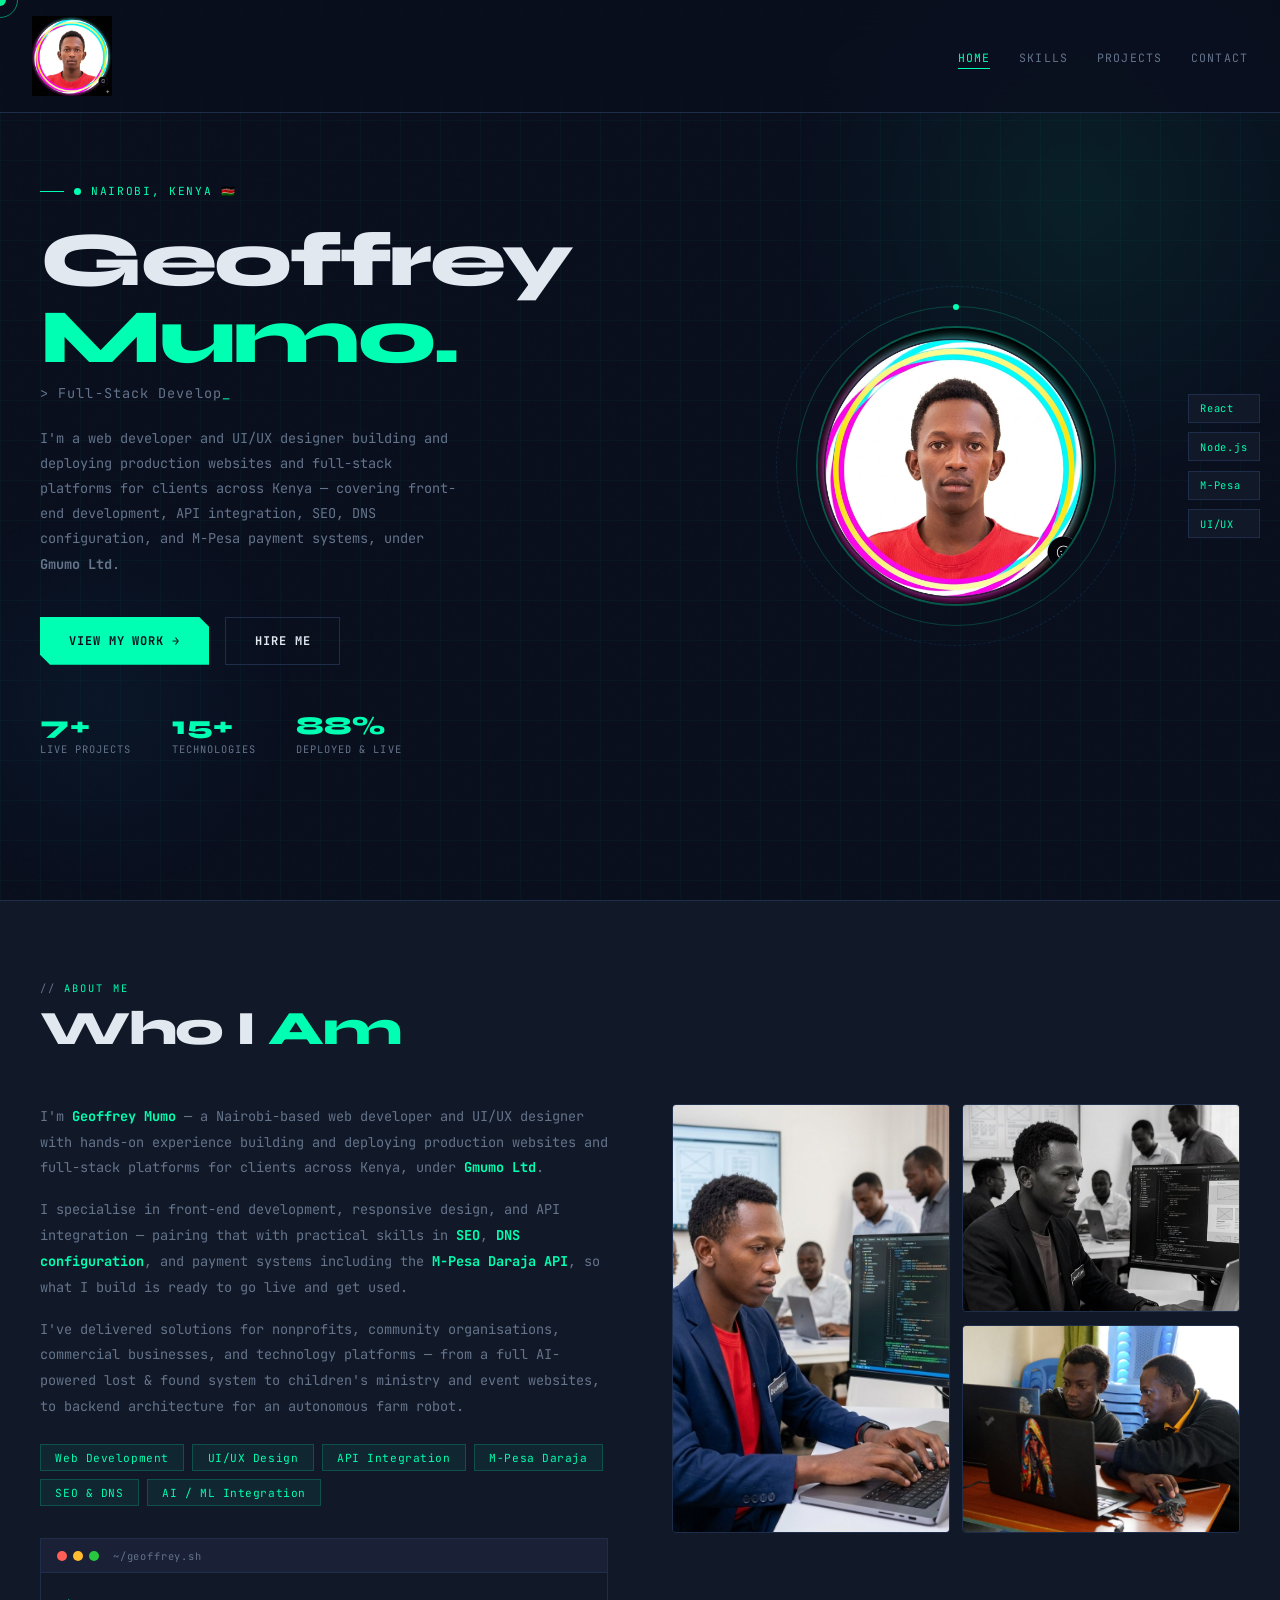
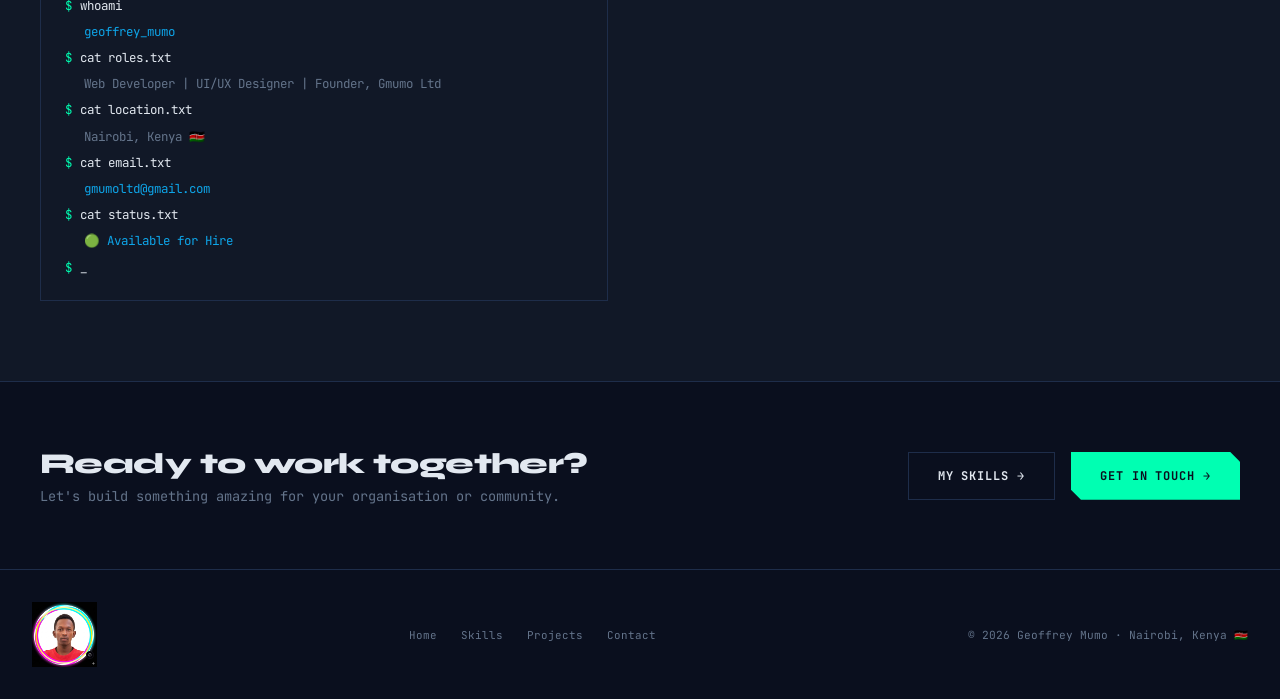
<file: index.html>
<!DOCTYPE html>
<html lang="en">
<head>
  <meta charset="UTF-8" />
  <meta name="viewport" content="width=device-width, initial-scale=1.0" />
  <title>Geoffrey Mumo — Web Developer & UI/UX Designer | Gmumo Ltd</title>
  <link rel="icon" type="image/png" href="images/favicon.png" />
  <link rel="stylesheet" href="style.css" />
</head>
<body>

  <!-- Custom Cursor -->
  <div class="cursor" id="cursor"></div>
  <div class="cursor-ring" id="cursorRing"></div>

  <!-- ==================== NAVBAR ==================== -->
  <nav class="navbar">
    <a href="index.html" class="nav-logo"><img src="images\jeff.png" alt="jeff" width="80"></a>
    <ul class="nav-links">
      <li><a href="index.html" class="active">Home</a></li>
      <li><a href="skills.html">Skills</a></li>
      <li><a href="projects.html">Projects</a></li>
      <li><a href="contact.html">Contact</a></li>
    </ul>
    <button class="nav-toggle" id="navToggle" aria-label="Menu">
      <span></span><span></span><span></span>
    </button>
  </nav>

  <!-- Mobile Menu -->
  <div class="mobile-menu" id="mobileMenu">
    <a href="index.html" class="menu-link active">Home</a>
    <a href="skills.html" class="menu-link">Skills</a>
    <a href="projects.html" class="menu-link">Projects</a>
    <a href="contact.html" class="menu-link">Contact</a>
  </div>

  <!-- ==================== HERO ==================== -->
  <section class="hero" id="home">
    <div class="hero-glow"></div>
    <div class="hero-glow2"></div>
    <div class="hero-content">

      <!-- Text -->
      <div class="hero-text">
        <div class="hero-tag"><span class="live-dot"></span> Nairobi, Kenya 🇰🇪</div>
        <h1 class="hero-name">
          Geoffrey<br>
          <span class="accent-line">Mumo.</span>
        </h1>
        <p class="hero-title">
          &gt; <span id="typewriter">Full-Stack Developer</span><span class="type-cursor">_</span>
        </p>
        <p class="hero-desc">
          I'm a web developer and UI/UX designer building and deploying production websites and full-stack
          platforms for clients across Kenya — covering front-end development, API integration, SEO, DNS
          configuration, and M-Pesa payment systems, under <strong>Gmumo Ltd</strong>.
        </p>
        <div class="hero-btns">
          <a href="projects.html" class="btn-primary">View My Work →</a>
          <a href="contact.html" class="btn-ghost">Hire Me</a>
        </div>

        <!-- Stats -->
        <div class="hero-stats">
          <div class="stat-item">
            <div class="stat-num" data-count="7" data-suffix="+">0</div>
            <div class="stat-label">Live Projects</div>
          </div>
          <div class="stat-item">
            <div class="stat-num" data-count="15" data-suffix="+">0</div>
            <div class="stat-label">Technologies</div>
          </div>
          <div class="stat-item">
            <div class="stat-num" data-count="100" data-suffix="%">0</div>
            <div class="stat-label">Deployed & Live</div>
          </div>
        </div>
      </div>

      <!-- Avatar -->
      <div class="hero-visual">
        <div class="avatar-wrapper">
          <div class="avatar-ring"></div>
          <div class="avatar-ring2"></div>
          <div class="avatar-photo">
            <img src="images/jeff.png" alt="Geoffrey Mumo" />
          </div>
        </div>
        <div class="tech-badges">
          <div class="badge">React</div>
          <div class="badge">Node.js</div>
          <div class="badge">M-Pesa</div>
          <div class="badge">UI/UX</div>
        </div>
      </div>

    </div>
  </section>

  <!-- ==================== ABOUT ==================== -->
  <section id="about" style="padding:5rem 2rem; background:var(--surface); border-top:1px solid var(--border);">
    <div class="container">
      <div class="section-label">About Me</div>
      <h2 class="section-title">Who I <em>Am</em></h2>

      <div class="about-grid">
        <!-- Left: text -->
        <div>
          <div class="about-text reveal">
            <p>
              I'm <strong>Geoffrey Mumo</strong> — a Nairobi-based web developer and UI/UX designer with
              hands-on experience building and deploying production websites and full-stack platforms for
              clients across Kenya, under <strong>Gmumo Ltd</strong>.
            </p>
            <p>
              I specialise in front-end development, responsive design, and API integration — pairing that
              with practical skills in <strong>SEO</strong>, <strong>DNS configuration</strong>, and payment
              systems including the <strong>M-Pesa Daraja API</strong>, so what I build is ready to go live
              and get used.
            </p>
            <p>
              I've delivered solutions for nonprofits, community organisations, commercial businesses, and
              technology platforms — from a full AI-powered lost &amp; found system to children's ministry
              and event websites, to backend architecture for an autonomous farm robot.
            </p>
            <div class="do-chips">
              <span class="do-chip">Web Development</span>
              <span class="do-chip">UI/UX Design</span>
              <span class="do-chip">API Integration</span>
              <span class="do-chip">M-Pesa Daraja</span>
              <span class="do-chip">SEO & DNS</span>
              <span class="do-chip">AI / ML Integration</span>
            </div>
          </div>

          <div class="reveal reveal-d1" style="margin-top:2rem;">
            <div class="terminal-box">
              <div class="terminal-header">
                <div class="dot r"></div><div class="dot y"></div><div class="dot g"></div>
                <span class="terminal-title">~/geoffrey.sh</span>
              </div>
              <div class="terminal-body">
                <div class="terminal-line"><span class="prompt">$</span><span class="cmd"> whoami</span></div>
                <div class="terminal-line out hi">geoffrey_mumo</div>
                <div class="terminal-line"><span class="prompt">$</span><span class="cmd"> cat roles.txt</span></div>
                <div class="terminal-line out">Web Developer | UI/UX Designer | Founder, Gmumo Ltd</div>
                <div class="terminal-line"><span class="prompt">$</span><span class="cmd"> cat location.txt</span></div>
                <div class="terminal-line out">Nairobi, Kenya 🇰🇪</div>
                <div class="terminal-line"><span class="prompt">$</span><span class="cmd"> cat email.txt</span></div>
                <div class="terminal-line out hi">gmumoltd@gmail.com</div>
                <div class="terminal-line"><span class="prompt">$</span><span class="cmd"> cat status.txt</span></div>
                <div class="terminal-line out hi">🟢 Available for Hire</div>
                <div class="terminal-line"><span class="prompt">$</span><span class="cmd"> _</span></div>
              </div>
            </div>
          </div>
        </div>

        <!-- Right: photo collage -->
        <div class="about-images reveal reveal-d2">
          <div class="about-img-wrap tall">
            <img src="images/professional-1.png" alt="Geoffrey coding" />
          </div>
          <div class="about-img-wrap">
            <img src="images/professional-2.png" alt="Geoffrey Mumo working" />
          </div>
          <div class="about-img-wrap">
            <img src="images/coding-color.jpg" alt="Geoffrey Mumo coding session" />
          </div>
        </div>
      </div>
    </div>
  </section>

  <!-- ==================== CTA STRIP ==================== -->
  <section style="padding:4rem 2rem; background:var(--bg); border-top:1px solid var(--border);">
    <div class="container">
      <div style="display:flex; justify-content:space-between; align-items:center; flex-wrap:wrap; gap:2rem; position:relative; z-index:1;">
        <div>
          <h3 style="font-family:var(--font-disp); font-size:1.8rem; font-weight:800; letter-spacing:-0.02em; margin-bottom:0.4rem;">
            Ready to work together?
          </h3>
          <p style="color:var(--muted); font-size:0.85rem;">Let's build something amazing for your organisation or community.</p>
        </div>
        <div style="display:flex; gap:1rem; flex-wrap:wrap;">
          <a href="skills.html" class="btn-ghost">My Skills →</a>
          <a href="contact.html" class="btn-primary">Get In Touch →</a>
        </div>
      </div>
    </div>
  </section>

  <!-- ==================== FOOTER ==================== -->
  <footer>
    <span class="footer-logo"><img src="images\jeff.png" alt="jeff" width="65"></span>
    <div class="footer-links-row">
      <a href="index.html">Home</a>
      <a href="skills.html">Skills</a>
      <a href="projects.html">Projects</a>
      <a href="contact.html">Contact</a>
    </div>
    <span>© 2026 Geoffrey Mumo · Nairobi, Kenya 🇰🇪</span>
  </footer>

  <script src="main.js"></script>
</body>
</html>
</file>
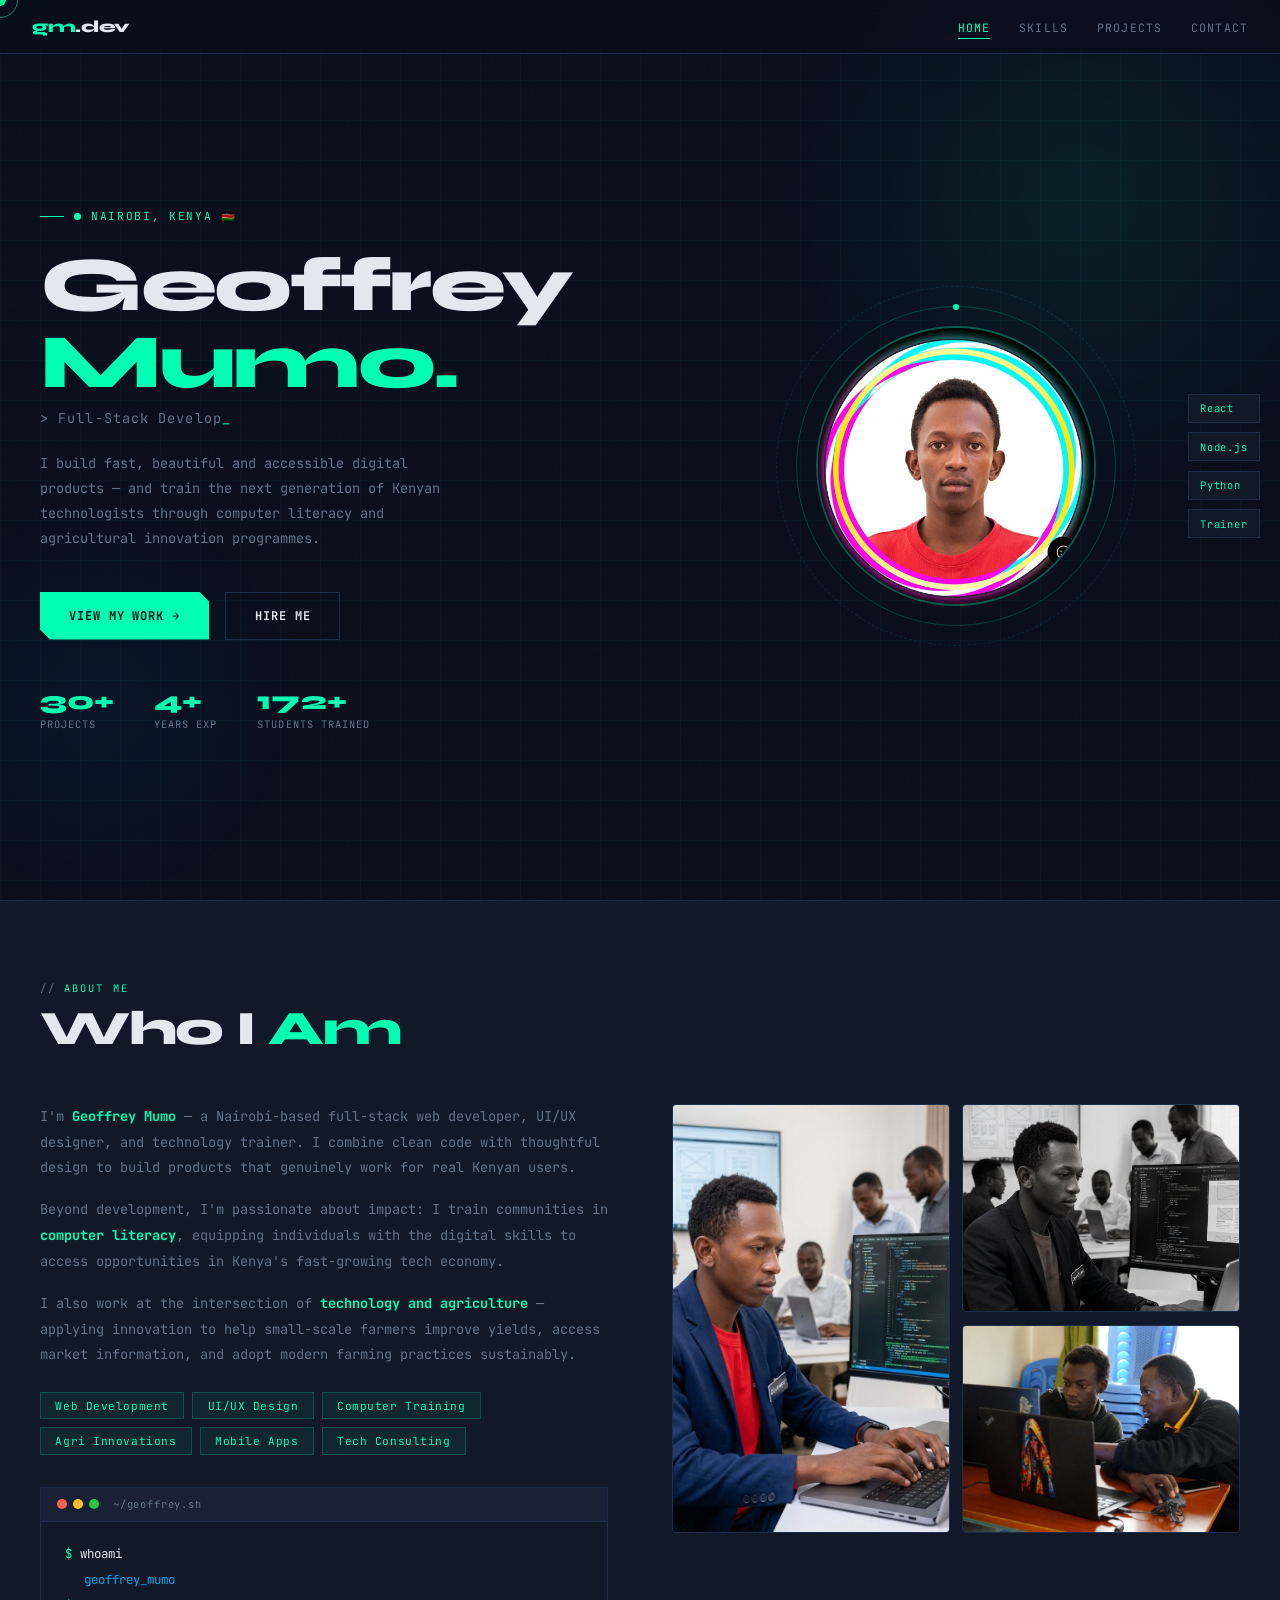
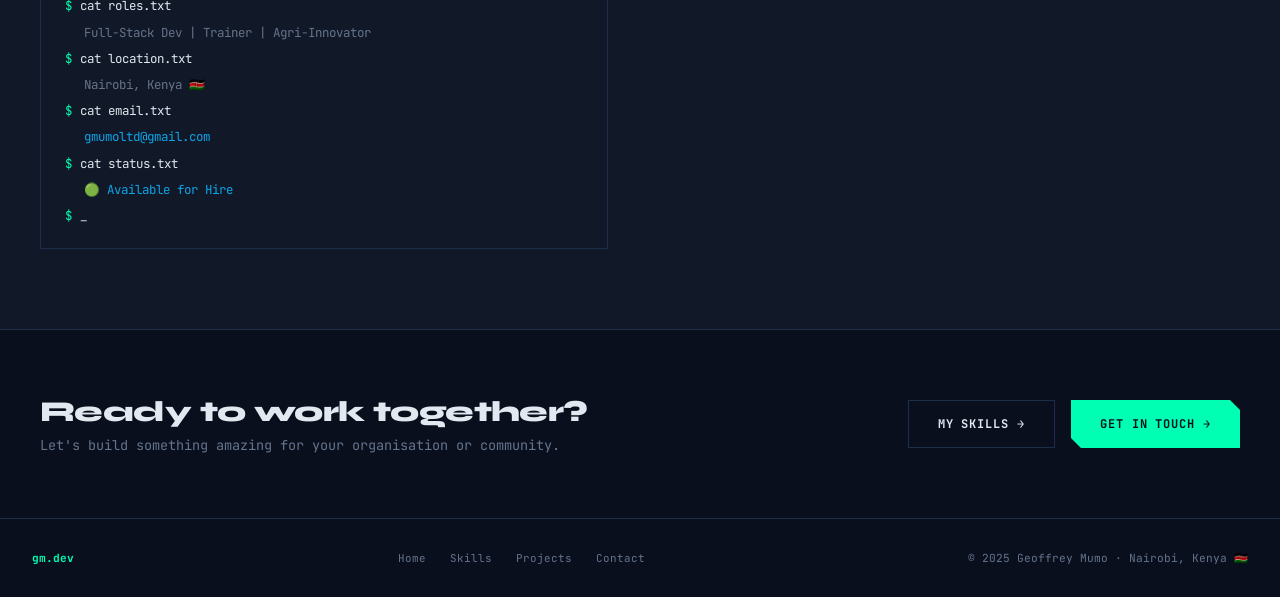
<file: New folder/index.html>
<!DOCTYPE html>
<html lang="en">
<head>
  <meta charset="UTF-8" />
  <meta name="viewport" content="width=device-width, initial-scale=1.0" />
  <title>Geoffrey Mumo — Developer & Trainer</title>
  <link rel="icon" type="image/png" href="images/favicon.png" />
  <link rel="stylesheet" href="style.css" />
</head>
<body>

  <!-- Custom Cursor -->
  <div class="cursor" id="cursor"></div>
  <div class="cursor-ring" id="cursorRing"></div>

  <!-- ==================== NAVBAR ==================== -->
  <nav class="navbar">
    <a href="index.html" class="nav-logo">gm<span>.dev</span></a>
    <ul class="nav-links">
      <li><a href="index.html" class="active">Home</a></li>
      <li><a href="skills.html">Skills</a></li>
      <li><a href="projects.html">Projects</a></li>
      <li><a href="contact.html">Contact</a></li>
    </ul>
    <button class="nav-toggle" id="navToggle" aria-label="Menu">
      <span></span><span></span><span></span>
    </button>
  </nav>

  <!-- Mobile Menu -->
  <div class="mobile-menu" id="mobileMenu">
    <a href="index.html" class="menu-link active">Home</a>
    <a href="skills.html" class="menu-link">Skills</a>
    <a href="projects.html" class="menu-link">Projects</a>
    <a href="contact.html" class="menu-link">Contact</a>
  </div>

  <!-- ==================== HERO ==================== -->
  <section class="hero" id="home">
    <div class="hero-glow"></div>
    <div class="hero-glow2"></div>
    <div class="hero-content">

      <!-- Text -->
      <div class="hero-text">
        <div class="hero-tag"><span class="live-dot"></span> Nairobi, Kenya 🇰🇪</div>
        <h1 class="hero-name">
          Geoffrey<br>
          <span class="accent-line">Mumo.</span>
        </h1>
        <p class="hero-title">
          &gt; <span id="typewriter">Full-Stack Developer</span><span class="type-cursor">_</span>
        </p>
        <p class="hero-desc">
          I build fast, beautiful and accessible digital products — and train the next generation of
          Kenyan technologists through computer literacy and agricultural innovation programmes.
        </p>
        <div class="hero-btns">
          <a href="projects.html" class="btn-primary">View My Work →</a>
          <a href="contact.html" class="btn-ghost">Hire Me</a>
        </div>

        <!-- Stats -->
        <div class="hero-stats">
          <div class="stat-item">
            <div class="stat-num" data-count="30" data-suffix="+">0</div>
            <div class="stat-label">Projects</div>
          </div>
          <div class="stat-item">
            <div class="stat-num" data-count="4" data-suffix="+">0</div>
            <div class="stat-label">Years Exp</div>
          </div>
          <div class="stat-item">
            <div class="stat-num" data-count="200" data-suffix="+">0</div>
            <div class="stat-label">Students Trained</div>
          </div>
        </div>
      </div>

      <!-- Avatar -->
      <div class="hero-visual">
        <div class="avatar-wrapper">
          <div class="avatar-ring"></div>
          <div class="avatar-ring2"></div>
          <div class="avatar-photo">
            <img src="images/jeff.png" alt="Geoffrey Mumo" />
          </div>
        </div>
        <div class="tech-badges">
          <div class="badge">React</div>
          <div class="badge">Node.js</div>
          <div class="badge">Python</div>
          <div class="badge">Trainer</div>
        </div>
      </div>

    </div>
  </section>

  <!-- ==================== ABOUT ==================== -->
  <section id="about" style="padding:5rem 2rem; background:var(--surface); border-top:1px solid var(--border);">
    <div class="container">
      <div class="section-label">About Me</div>
      <h2 class="section-title">Who I <em>Am</em></h2>

      <div class="about-grid">
        <!-- Left: text -->
        <div>
          <div class="about-text reveal">
            <p>
              I'm <strong>Geoffrey Mumo</strong> — a Nairobi-based full-stack web developer, UI/UX designer,
              and technology trainer. I combine clean code with thoughtful design to build products
              that genuinely work for real Kenyan users.
            </p>
            <p>
              Beyond development, I'm passionate about impact: I train communities in
              <strong>computer literacy</strong>, equipping individuals with the digital skills to
              access opportunities in Kenya's fast-growing tech economy.
            </p>
            <p>
              I also work at the intersection of <strong>technology and agriculture</strong> — applying
              innovation to help small-scale farmers improve yields, access market information,
              and adopt modern farming practices sustainably.
            </p>
            <div class="do-chips">
              <span class="do-chip">Web Development</span>
              <span class="do-chip">UI/UX Design</span>
              <span class="do-chip">Computer Training</span>
              <span class="do-chip">Agri Innovations</span>
              <span class="do-chip">Mobile Apps</span>
              <span class="do-chip">Tech Consulting</span>
            </div>
          </div>

          <div class="reveal reveal-d1" style="margin-top:2rem;">
            <div class="terminal-box">
              <div class="terminal-header">
                <div class="dot r"></div><div class="dot y"></div><div class="dot g"></div>
                <span class="terminal-title">~/geoffrey.sh</span>
              </div>
              <div class="terminal-body">
                <div class="terminal-line"><span class="prompt">$</span><span class="cmd"> whoami</span></div>
                <div class="terminal-line out hi">geoffrey_mumo</div>
                <div class="terminal-line"><span class="prompt">$</span><span class="cmd"> cat roles.txt</span></div>
                <div class="terminal-line out">Full-Stack Dev | Trainer | Agri-Innovator</div>
                <div class="terminal-line"><span class="prompt">$</span><span class="cmd"> cat location.txt</span></div>
                <div class="terminal-line out">Nairobi, Kenya 🇰🇪</div>
                <div class="terminal-line"><span class="prompt">$</span><span class="cmd"> cat email.txt</span></div>
                <div class="terminal-line out hi">gmumoltd@gmail.com</div>
                <div class="terminal-line"><span class="prompt">$</span><span class="cmd"> cat status.txt</span></div>
                <div class="terminal-line out hi">🟢 Available for Hire</div>
                <div class="terminal-line"><span class="prompt">$</span><span class="cmd"> _</span></div>
              </div>
            </div>
          </div>
        </div>

        <!-- Right: photo collage -->
        <div class="about-images reveal reveal-d2">
          <div class="about-img-wrap tall">
            <img src="images/professional-1.png" alt="Geoffrey coding" />
          </div>
          <div class="about-img-wrap">
            <img src="images/professional-2.png" alt="Geoffrey training" />
          </div>
          <div class="about-img-wrap">
            <img src="images/coding-color.jpg" alt="Training session" />
          </div>
        </div>
      </div>
    </div>
  </section>

  <!-- ==================== CTA STRIP ==================== -->
  <section style="padding:4rem 2rem; background:var(--bg); border-top:1px solid var(--border);">
    <div class="container">
      <div style="display:flex; justify-content:space-between; align-items:center; flex-wrap:wrap; gap:2rem; position:relative; z-index:1;">
        <div>
          <h3 style="font-family:var(--font-disp); font-size:1.8rem; font-weight:800; letter-spacing:-0.02em; margin-bottom:0.4rem;">
            Ready to work together?
          </h3>
          <p style="color:var(--muted); font-size:0.85rem;">Let's build something amazing for your organisation or community.</p>
        </div>
        <div style="display:flex; gap:1rem; flex-wrap:wrap;">
          <a href="skills.html" class="btn-ghost">My Skills →</a>
          <a href="contact.html" class="btn-primary">Get In Touch →</a>
        </div>
      </div>
    </div>
  </section>

  <!-- ==================== FOOTER ==================== -->
  <footer>
    <span class="footer-logo">gm.dev</span>
    <div class="footer-links-row">
      <a href="index.html">Home</a>
      <a href="skills.html">Skills</a>
      <a href="projects.html">Projects</a>
      <a href="contact.html">Contact</a>
    </div>
    <span>© 2025 Geoffrey Mumo · Nairobi, Kenya 🇰🇪</span>
  </footer>

  <script src="main.js"></script>
</body>
</html>
</file>
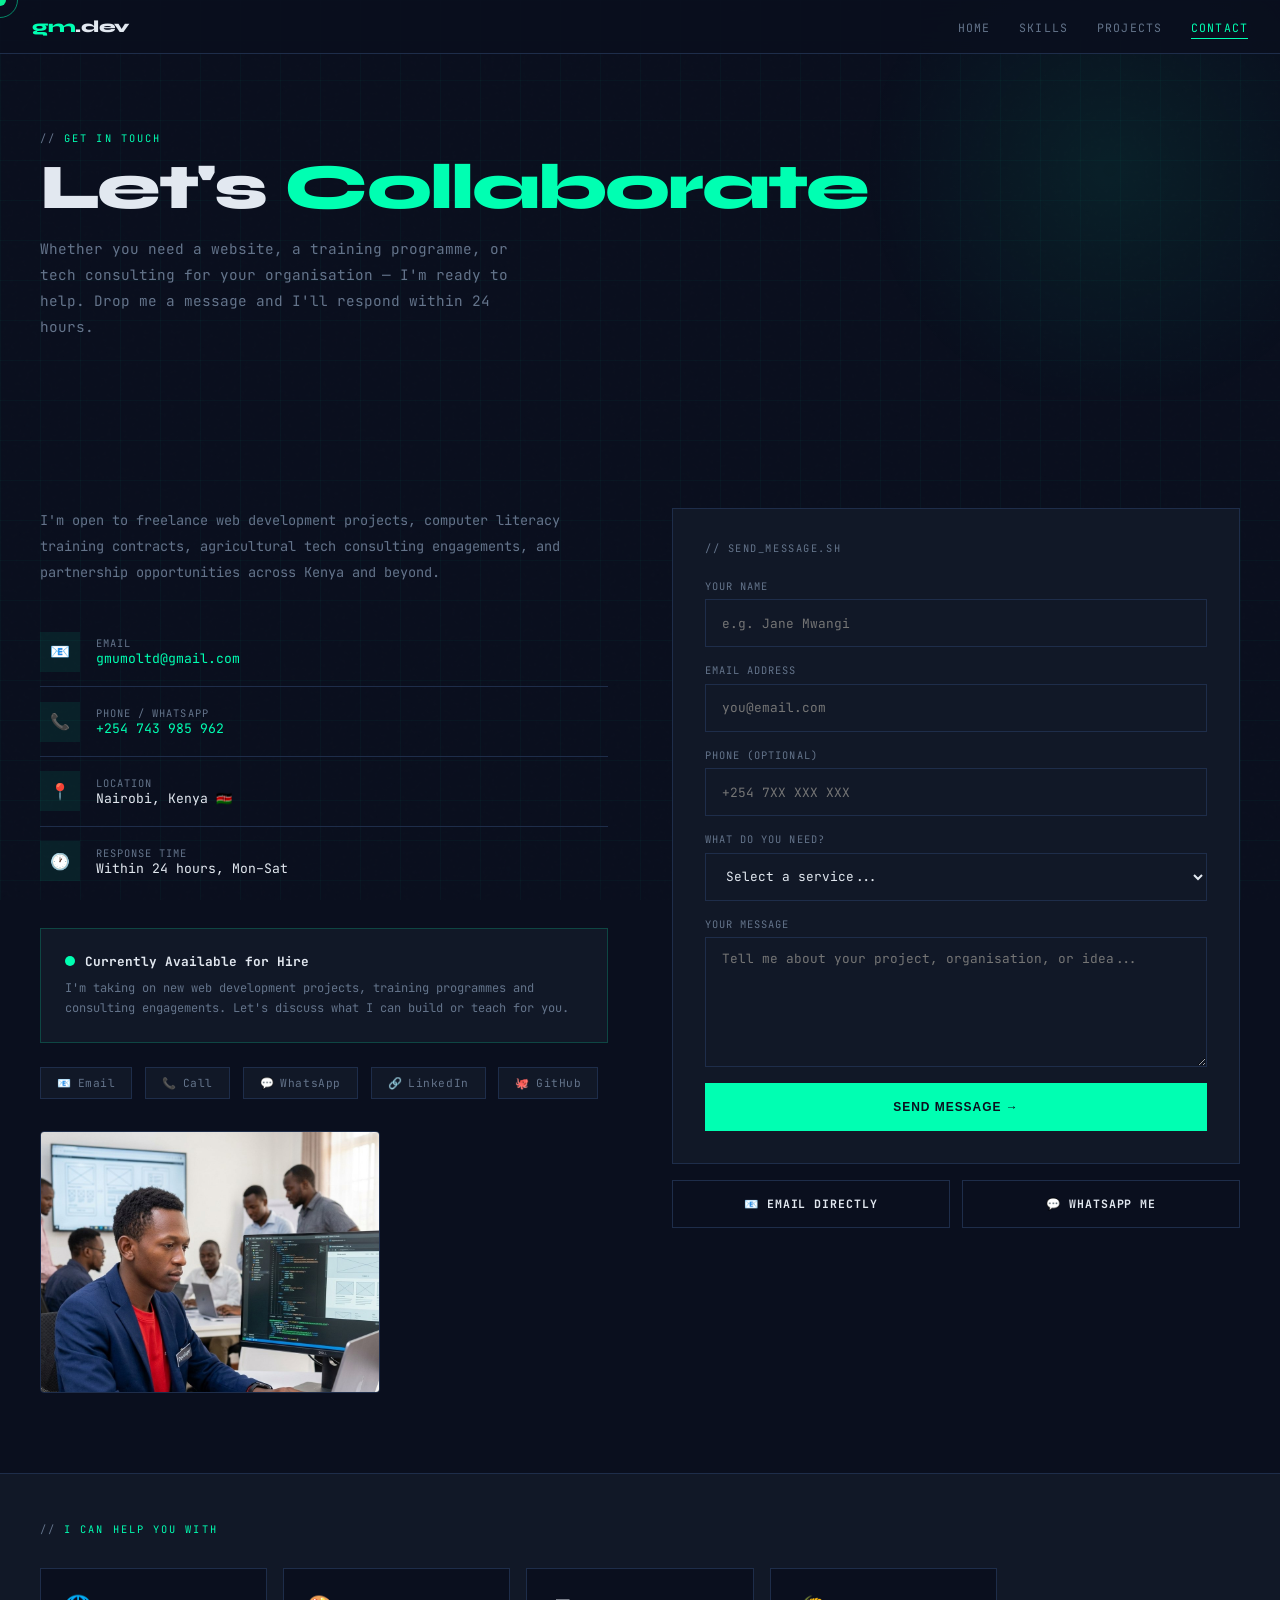
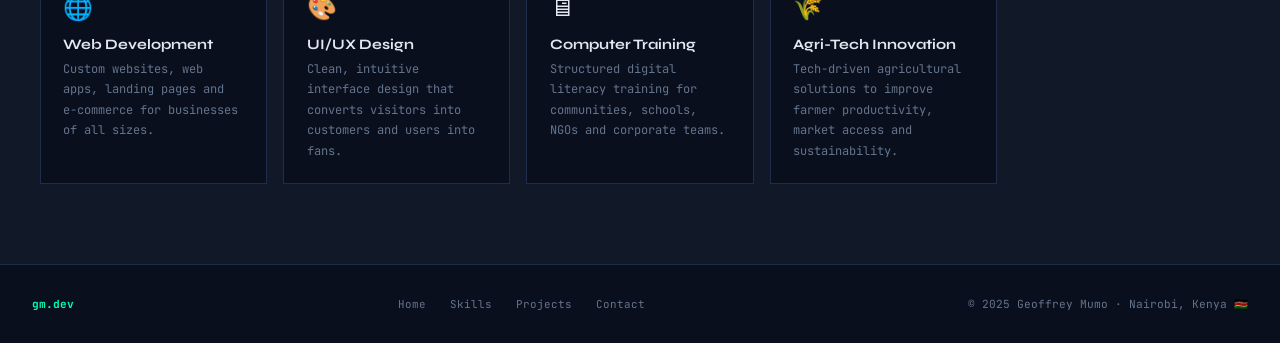
<file: contact.html>
<!DOCTYPE html>
<html lang="en">
<head>
  <meta charset="UTF-8" />
  <meta name="viewport" content="width=device-width, initial-scale=1.0" />
  <title>Contact — Geoffrey Mumo</title>
  <link rel="icon" type="image/png" href="images/favicon.png" />
  <link rel="stylesheet" href="style.css" />
</head>
<body>

  <div class="cursor" id="cursor"></div>
  <div class="cursor-ring" id="cursorRing"></div>

  <!-- NAVBAR -->
  <nav class="navbar">
    <a href="index.html" class="nav-logo">gm<span>.dev</span></a>
    <ul class="nav-links">
      <li><a href="index.html">Home</a></li>
      <li><a href="skills.html">Skills</a></li>
      <li><a href="projects.html">Projects</a></li>
      <li><a href="contact.html" class="active">Contact</a></li>
    </ul>
    <button class="nav-toggle" id="navToggle"><span></span><span></span><span></span></button>
  </nav>
  <div class="mobile-menu" id="mobileMenu">
    <a href="index.html" class="menu-link">Home</a>
    <a href="skills.html" class="menu-link">Skills</a>
    <a href="projects.html" class="menu-link">Projects</a>
    <a href="contact.html" class="menu-link active">Contact</a>
  </div>

  <!-- PAGE HERO -->
  <section class="page-hero">
    <div class="page-hero-glow"></div>
    <div class="page-hero-content">
      <div class="section-label">Get In Touch</div>
      <h1 class="section-title" style="font-size:clamp(2.2rem,5vw,4rem);">
        Let's <em>Collaborate</em>
      </h1>
      <p style="color:var(--muted); font-size:0.9rem; line-height:1.8; max-width:500px; margin-top:0.8rem;">
        Whether you need a website, a training programme, or tech consulting for your organisation —
        I'm ready to help. Drop me a message and I'll respond within 24 hours.
      </p>
    </div>
  </section>

  <!-- ==================== CONTACT SECTION ==================== -->
  <section style="padding:4rem 2rem 5rem;">
    <div class="container">
      <div class="contact-grid">

        <!-- Left: Contact Info -->
        <div>
          <p class="contact-desc">
            I'm open to freelance web development projects, computer literacy training contracts,
            agricultural tech consulting engagements, and partnership opportunities across Kenya and beyond.
          </p>

          <!-- Email -->
          <div class="contact-item reveal">
            <div class="contact-icon">📧</div>
            <div>
              <div class="contact-label">Email</div>
              <div class="contact-value">
                <a href="mailto:gmumoltd@gmail.com">gmumoltd@gmail.com</a>
              </div>
            </div>
          </div>

          <!-- Phone -->
          <div class="contact-item reveal reveal-d1">
            <div class="contact-icon">📞</div>
            <div>
              <div class="contact-label">Phone / WhatsApp</div>
              <div class="contact-value">
                <a href="tel:+254743985962">+254 743 985 962</a>
              </div>
            </div>
          </div>

          <!-- Location -->
          <div class="contact-item reveal reveal-d2">
            <div class="contact-icon">📍</div>
            <div>
              <div class="contact-label">Location</div>
              <div class="contact-value">Nairobi, Kenya 🇰🇪</div>
            </div>
          </div>

          <!-- Hours -->
          <div class="contact-item reveal" style="border-bottom:none;">
            <div class="contact-icon">🕐</div>
            <div>
              <div class="contact-label">Response Time</div>
              <div class="contact-value">Within 24 hours, Mon–Sat</div>
            </div>
          </div>

          <!-- Availability card -->
          <div class="avail-card reveal reveal-d1">
            <div class="avail-status">
              <div class="avail-dot"></div>
              <strong>Currently Available for Hire</strong>
            </div>
            <p class="avail-text">
              I'm taking on new web development projects, training programmes and consulting engagements.
              Let's discuss what I can build or teach for you.
            </p>
          </div>

          <!-- Social links -->
          <div class="socials reveal reveal-d2">
            <a href="mailto:gmumoltd@gmail.com" class="social-link">
              <span>📧</span> Email
            </a>
            <a href="tel:+254743985962" class="social-link">
              <span>📞</span> Call
            </a>
            <a href="https://wa.me/254743985962" class="social-link" target="_blank" rel="noopener">
              <span>💬</span> WhatsApp
            </a>
            <a href="#" class="social-link">
              <span>🔗</span> LinkedIn
            </a>
            <a href="#" class="social-link">
              <span>🐙</span> GitHub
            </a>
          </div>

          <!-- Profile photo -->
          <div class="reveal reveal-d1" style="margin-top:2rem; border-radius:4px; overflow:hidden; border:1px solid var(--border); max-width:340px;">
            <img src="images/professional-1.png" alt="Geoffrey Mumo" style="width:100%; height:260px; object-fit:cover; object-position:top;" />
          </div>
        </div>

        <!-- Right: Form -->
        <div class="reveal reveal-d1">
          <div style="background:var(--surface); border:1px solid var(--border); padding:2rem;">
            <p style="font-size:0.65rem; color:var(--muted); letter-spacing:0.15em; text-transform:uppercase; margin-bottom:1.5rem;">
              // send_message.sh
            </p>
            <form class="contact-form" id="contactForm">

              <div class="form-group">
                <label class="form-label">Your Name</label>
                <input type="text" class="form-input" placeholder="e.g. Jane Mwangi" required />
              </div>

              <div class="form-group">
                <label class="form-label">Email Address</label>
                <input type="email" class="form-input" placeholder="you@email.com" required />
              </div>

              <div class="form-group">
                <label class="form-label">Phone (optional)</label>
                <input type="tel" class="form-input" placeholder="+254 7XX XXX XXX" />
              </div>

              <div class="form-group">
                <label class="form-label">What do you need?</label>
                <select class="form-input" style="background:var(--surface); cursor:none;">
                  <option value="" disabled selected>Select a service...</option>
                  <option>Web Development</option>
                  <option>UI/UX Design</option>
                  <option>Computer Literacy Training</option>
                  <option>Agricultural Tech Consulting</option>
                  <option>Tech Consulting</option>
                  <option>Something Else</option>
                </select>
              </div>

              <div class="form-group">
                <label class="form-label">Your Message</label>
                <textarea class="form-textarea" placeholder="Tell me about your project, organisation, or idea..."></textarea>
              </div>

              <button type="submit" class="btn-primary" style="width:100%; justify-content:center; clip-path:none; border-radius:0;">
                Send Message →
              </button>
            </form>
          </div>

          <!-- Quick links -->
          <div style="display:grid; grid-template-columns:1fr 1fr; gap:0.8rem; margin-top:1rem;">
            <a href="mailto:gmumoltd@gmail.com" class="btn-ghost" style="justify-content:center; font-size:0.72rem;">
              📧 Email Directly
            </a>
            <a href="https://wa.me/254743985962" target="_blank" rel="noopener" class="btn-ghost" style="justify-content:center; font-size:0.72rem;">
              💬 WhatsApp Me
            </a>
          </div>
        </div>

      </div>
    </div>
  </section>

  <!-- What I offer strip -->
  <section style="padding:3rem 2rem 5rem; background:var(--surface); border-top:1px solid var(--border);">
    <div class="container">
      <div class="section-label">I Can Help You With</div>
      <div style="display:grid; grid-template-columns:repeat(auto-fill,minmax(220px,1fr)); gap:1rem; margin-top:2rem;">

        <div style="background:var(--bg); border:1px solid var(--border); padding:1.4rem; transition:var(--trans);" class="reveal">
          <div style="font-size:1.5rem; margin-bottom:0.8rem;">🌐</div>
          <div style="font-family:var(--font-disp); font-weight:700; font-size:0.9rem; margin-bottom:0.4rem;">Web Development</div>
          <div style="font-size:0.75rem; color:var(--muted); line-height:1.7;">Custom websites, web apps, landing pages and e-commerce for businesses of all sizes.</div>
        </div>

        <div style="background:var(--bg); border:1px solid var(--border); padding:1.4rem; transition:var(--trans);" class="reveal reveal-d1">
          <div style="font-size:1.5rem; margin-bottom:0.8rem;">🎨</div>
          <div style="font-family:var(--font-disp); font-weight:700; font-size:0.9rem; margin-bottom:0.4rem;">UI/UX Design</div>
          <div style="font-size:0.75rem; color:var(--muted); line-height:1.7;">Clean, intuitive interface design that converts visitors into customers and users into fans.</div>
        </div>

        <div style="background:var(--bg); border:1px solid var(--border); padding:1.4rem; transition:var(--trans);" class="reveal reveal-d2">
          <div style="font-size:1.5rem; margin-bottom:0.8rem;">🖥</div>
          <div style="font-family:var(--font-disp); font-weight:700; font-size:0.9rem; margin-bottom:0.4rem;">Computer Training</div>
          <div style="font-size:0.75rem; color:var(--muted); line-height:1.7;">Structured digital literacy training for communities, schools, NGOs and corporate teams.</div>
        </div>

        <div style="background:var(--bg); border:1px solid var(--border); padding:1.4rem; transition:var(--trans);" class="reveal reveal-d3">
          <div style="font-size:1.5rem; margin-bottom:0.8rem;">🌾</div>
          <div style="font-family:var(--font-disp); font-weight:700; font-size:0.9rem; margin-bottom:0.4rem;">Agri-Tech Innovation</div>
          <div style="font-size:0.75rem; color:var(--muted); line-height:1.7;">Tech-driven agricultural solutions to improve farmer productivity, market access and sustainability.</div>
        </div>

      </div>
    </div>
  </section>

  <!-- FOOTER -->
  <footer>
    <span class="footer-logo">gm.dev</span>
    <div class="footer-links-row">
      <a href="index.html">Home</a>
      <a href="skills.html">Skills</a>
      <a href="projects.html">Projects</a>
      <a href="contact.html">Contact</a>
    </div>
    <span>© 2025 Geoffrey Mumo · Nairobi, Kenya 🇰🇪</span>
  </footer>

  <script src="main.js"></script>
</body>
</html>
</file>
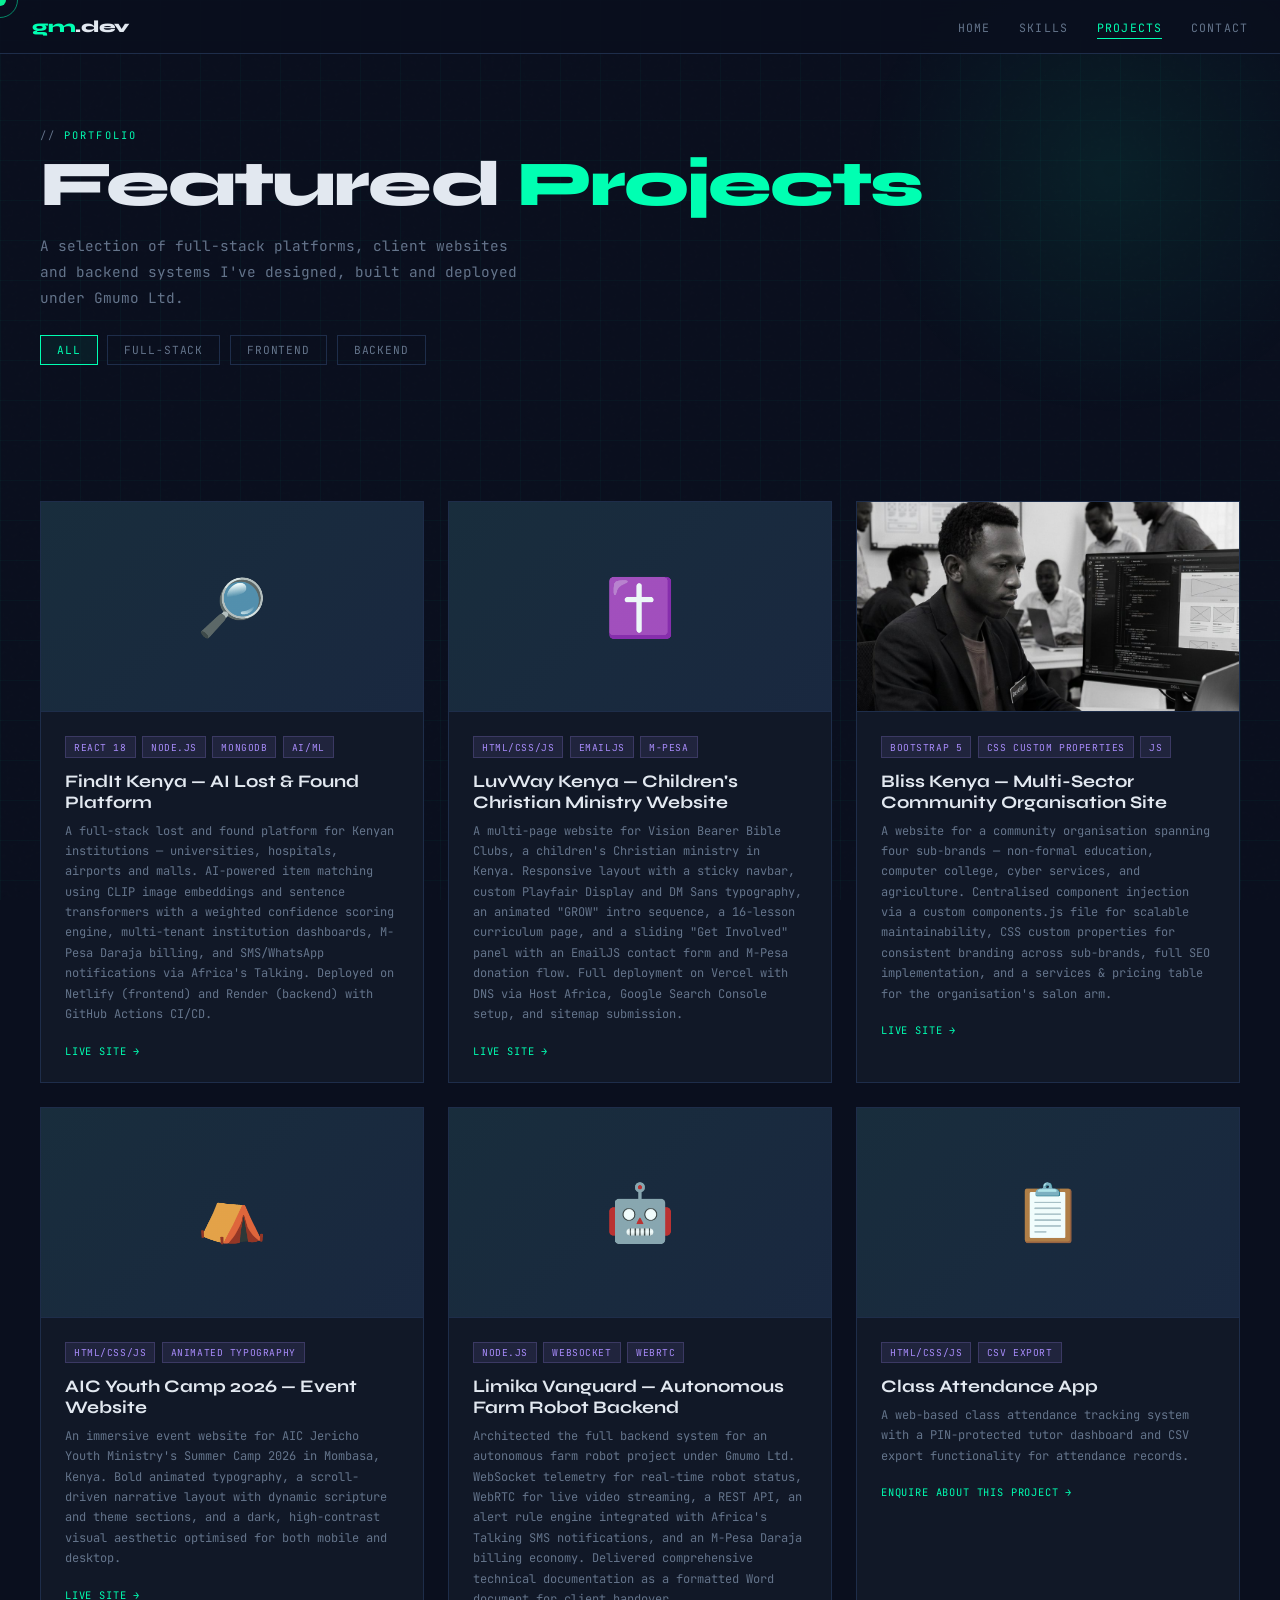
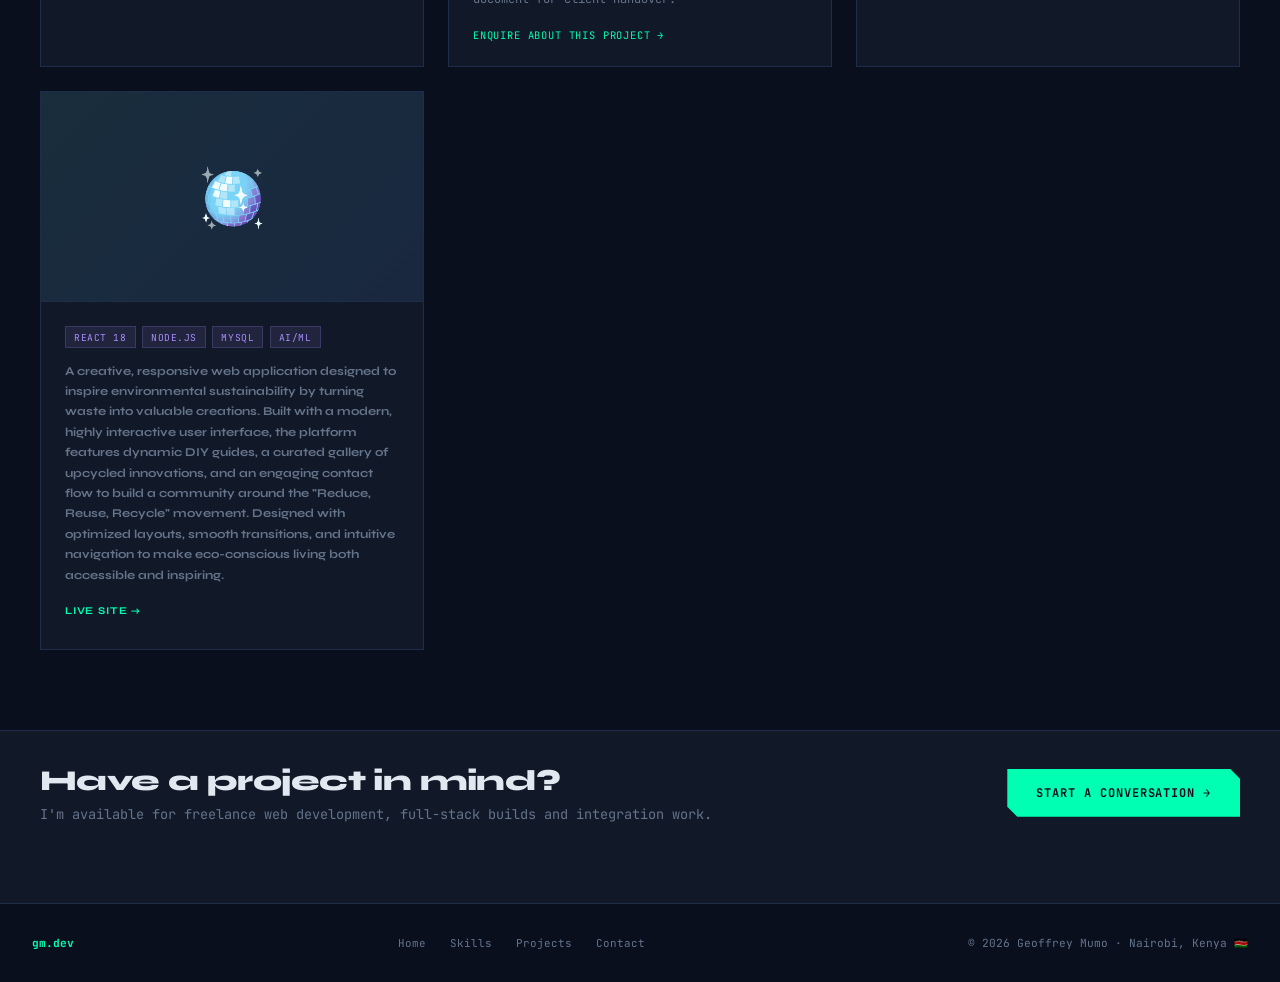
<file: projects.html>
<!DOCTYPE html>
<html lang="en">
<head>
  <meta charset="UTF-8" />
  <meta name="viewport" content="width=device-width, initial-scale=1.0" />
  <title>Projects — Geoffrey Mumo | Gmumo Ltd</title>
  <link rel="icon" type="image/png" href="images/favicon.png" />
  <link rel="stylesheet" href="style.css" />
</head>
<body>

  <div class="cursor" id="cursor"></div>
  <div class="cursor-ring" id="cursorRing"></div>

  <!-- NAVBAR -->
  <nav class="navbar">
    <a href="index.html" class="nav-logo">gm<span>.dev</span></a>
    <ul class="nav-links">
      <li><a href="index.html">Home</a></li>
      <li><a href="skills.html">Skills</a></li>
      <li><a href="projects.html" class="active">Projects</a></li>
      <li><a href="contact.html">Contact</a></li>
    </ul>
    <button class="nav-toggle" id="navToggle"><span></span><span></span><span></span></button>
  </nav>
  <div class="mobile-menu" id="mobileMenu">
    <a href="index.html" class="menu-link">Home</a>
    <a href="skills.html" class="menu-link">Skills</a>
    <a href="projects.html" class="menu-link active">Projects</a>
    <a href="contact.html" class="menu-link">Contact</a>
  </div>

  <!-- PAGE HERO -->
  <section class="page-hero">
    <div class="page-hero-glow"></div>
    <div class="page-hero-content">
      <div class="section-label">Portfolio</div>
      <h1 class="section-title" style="font-size:clamp(2.2rem,5vw,4rem);">
        Featured <em>Projects</em>
      </h1>
      <p style="color:var(--muted); font-size:0.9rem; line-height:1.8; max-width:500px; margin-top:0.8rem;">
        A selection of full-stack platforms, client websites and backend systems I've designed, built
        and deployed under Gmumo Ltd.
      </p>
      <!-- Filter buttons -->
      <div class="projects-filter">
        <button class="filter-btn active" data-filter="all">All</button>
        <button class="filter-btn" data-filter="fullstack">Full-Stack</button>
        <button class="filter-btn" data-filter="frontend">Frontend</button>
        <button class="filter-btn" data-filter="backend">Backend</button>
      </div>
    </div>
  </section>

  <!-- ==================== PROJECTS GRID ==================== -->
  <section style="padding:3rem 2rem 5rem;">
    <div class="container">
      <div class="projects-grid">

        <!-- Project 1 — FindIt Kenya -->
        <div class="project-card reveal" data-category="fullstack">
          <div class="project-img-placeholder">🔎</div>
          <div class="project-body">
            <div class="project-tags">
              <span class="project-tag">React 18</span>
              <span class="project-tag">Node.js</span>
              <span class="project-tag">MongoDB</span>
              <span class="project-tag">AI/ML</span>
            </div>
            <div class="project-title">FindIt Kenya — AI Lost & Found Platform</div>
            <p class="project-desc">
              A full-stack lost and found platform for Kenyan institutions — universities, hospitals, airports
              and malls. AI-powered item matching using CLIP image embeddings and sentence transformers with a
              weighted confidence scoring engine, multi-tenant institution dashboards, M-Pesa Daraja billing,
              and SMS/WhatsApp notifications via Africa's Talking. Deployed on Netlify (frontend) and Render
              (backend) with GitHub Actions CI/CD.
            </p>
            <div class="project-links">
              <a href="https://findpoint.site.je" target="_blank" rel="noopener" class="project-link">Live Site →</a>
            </div>
          </div>
        </div>

        <!-- Project 2 — LuvWay Kenya -->
        <div class="project-card reveal reveal-d1" data-category="frontend">
          <div class="project-img-placeholder">✝️</div>
          <div class="project-body">
            <div class="project-tags">
              <span class="project-tag">HTML/CSS/JS</span>
              <span class="project-tag">EmailJS</span>
              <span class="project-tag">M-Pesa</span>
            </div>
            <div class="project-title">LuvWay Kenya — Children's Christian Ministry Website</div>
            <p class="project-desc">
              A multi-page website for Vision Bearer Bible Clubs, a children's Christian ministry in Kenya.
              Responsive layout with a sticky navbar, custom Playfair Display and DM Sans typography, an
              animated "GROW" intro sequence, a 16-lesson curriculum page, and a sliding "Get Involved" panel
              with an EmailJS contact form and M-Pesa donation flow. Full deployment on Vercel with DNS via
              Host Africa, Google Search Console setup, and sitemap submission.
            </p>
            <div class="project-links">
              <a href="https://luvway-k.co.ke" target="_blank" rel="noopener" class="project-link">Live Site →</a>
            </div>
          </div>
        </div>

        <!-- Project 3 — Bliss Kenya -->
        <div class="project-card reveal reveal-d2" data-category="frontend">
          <div class="project-img">
            <img src="images/professional-2.png" alt="Bliss Kenya Website" />
          </div>
          <div class="project-body">
            <div class="project-tags">
              <span class="project-tag">Bootstrap 5</span>
              <span class="project-tag">CSS Custom Properties</span>
              <span class="project-tag">JS</span>
            </div>
            <div class="project-title">Bliss Kenya — Multi-Sector Community Organisation Site</div>
            <p class="project-desc">
              A website for a community organisation spanning four sub-brands — non-formal education,
              computer college, cyber services, and agriculture. Centralised component injection via a custom
              components.js file for scalable maintainability, CSS custom properties for consistent branding
              across sub-brands, full SEO implementation, and a services &amp; pricing table for the
              organisation's salon arm.
            </p>
            <div class="project-links">
              <a href="https://blisskenya.netlify.app" target="_blank" rel="noopener" class="project-link">Live Site →</a>
            </div>
          </div>
        </div>

        <!-- Project 4 — AIC Youth Camp -->
        <div class="project-card reveal" data-category="frontend">
          <div class="project-img-placeholder">⛺</div>
          <div class="project-body">
            <div class="project-tags">
              <span class="project-tag">HTML/CSS/JS</span>
              <span class="project-tag">Animated Typography</span>
            </div>
            <div class="project-title">AIC Youth Camp 2026 — Event Website</div>
            <p class="project-desc">
              An immersive event website for AIC Jericho Youth Ministry's Summer Camp 2026 in Mombasa, Kenya.
              Bold animated typography, a scroll-driven narrative layout with dynamic scripture and theme
              sections, and a dark, high-contrast visual aesthetic optimised for both mobile and desktop.
            </p>
            <div class="project-links">
              <a href="https://aicyouthcamp.netlify.app" target="_blank" rel="noopener" class="project-link">Live Site →</a>
            </div>
          </div>
        </div>

        <!-- Project 5 — Limika Vanguard -->
        <div class="project-card reveal reveal-d1" data-category="backend">
          <div class="project-img-placeholder">🤖</div>
          <div class="project-body">
            <div class="project-tags">
              <span class="project-tag">Node.js</span>
              <span class="project-tag">WebSocket</span>
              <span class="project-tag">WebRTC</span>
            </div>
            <div class="project-title">Limika Vanguard — Autonomous Farm Robot Backend</div>
            <p class="project-desc">
              Architected the full backend system for an autonomous farm robot project under Gmumo Ltd.
              WebSocket telemetry for real-time robot status, WebRTC for live video streaming, a REST API,
              an alert rule engine integrated with Africa's Talking SMS notifications, and an M-Pesa Daraja
              billing economy. Delivered comprehensive technical documentation as a formatted Word document
              for client handover.
            </p>
            <div class="project-links">
              <a href="contact.html" class="project-link">Enquire About This Project →</a>
            </div>
          </div>
        </div>

        <!-- Project 6 — Class Attendance App -->
        <div class="project-card reveal reveal-d2" data-category="fullstack">
          <div class="project-img-placeholder">📋</div>
          <div class="project-body">
            <div class="project-tags">
              <span class="project-tag">HTML/CSS/JS</span>
              <span class="project-tag">CSV Export</span>
            </div>
            <div class="project-title">Class Attendance App</div>
            <p class="project-desc">
              A web-based class attendance tracking system with a PIN-protected tutor dashboard and CSV
              export functionality for attendance records.
            </p>
            <div class="project-links">
              <a href="contact.html" class="project-link">Enquire About This Project →</a>
            </div>
          </div>
        </div>


 <!-- Project 7 Trash to Treasure Kenya -->
        <div class="project-card reveal" data-category="fullstack">
          <div class="project-img-placeholder">🪩</div>
          <div class="project-body">
            <div class="project-tags">
              <span class="project-tag">React 18</span>
              <span class="project-tag">Node.js</span>
              <span class="project-tag">MySQL</span>
              <span class="project-tag">AI/ML</span>
            </div>
            <div class="project-title"Trash to Treasure – Upcycling & Eco-Awareness Platform"</div>
            <p class="project-desc">
              ​A creative, responsive web application designed to inspire environmental sustainability by turning waste into valuable creations. Built with a modern, highly interactive user interface, the platform features dynamic DIY guides, a curated gallery of upcycled innovations, and an engaging contact flow to build a community around the "Reduce, Reuse, Recycle" movement. Designed with optimized layouts, smooth transitions, and intuitive navigation to make eco-conscious living both accessible and inspiring.
            </p>
            <div class="project-links">
              <a href="https://trashtotreasure.great-site.net" target="_blank" rel="noopener" class="project-link">Live Site →</a>
            </div>
          </div>
        </div>

      </div>
    </div>
  </section>

  <!-- CTA -->
  <section style="padding:2rem 2rem 5rem; background:var(--surface); border-top:1px solid var(--border);">
    <div class="container">
      <div style="display:flex; justify-content:space-between; align-items:center; flex-wrap:wrap; gap:2rem; position:relative; z-index:1;">
        <div>
          <h3 style="font-family:var(--font-disp); font-size:1.8rem; font-weight:800; letter-spacing:-0.02em; margin-bottom:0.4rem;">
            Have a project in mind?
          </h3>
          <p style="color:var(--muted); font-size:0.85rem;">I'm available for freelance web development, full-stack builds and integration work.</p>
        </div>
        <a href="contact.html" class="btn-primary">Start a Conversation →</a>
      </div>
    </div>
  </section>

  <!-- FOOTER -->
  <footer>
    <span class="footer-logo">gm.dev</span>
    <div class="footer-links-row">
      <a href="index.html">Home</a>
      <a href="skills.html">Skills</a>
      <a href="projects.html">Projects</a>
      <a href="contact.html">Contact</a>
    </div>
    <span>© 2026 Geoffrey Mumo · Nairobi, Kenya 🇰🇪</span>
  </footer>

  <script src="main.js"></script>
</body>
</html>
</file>
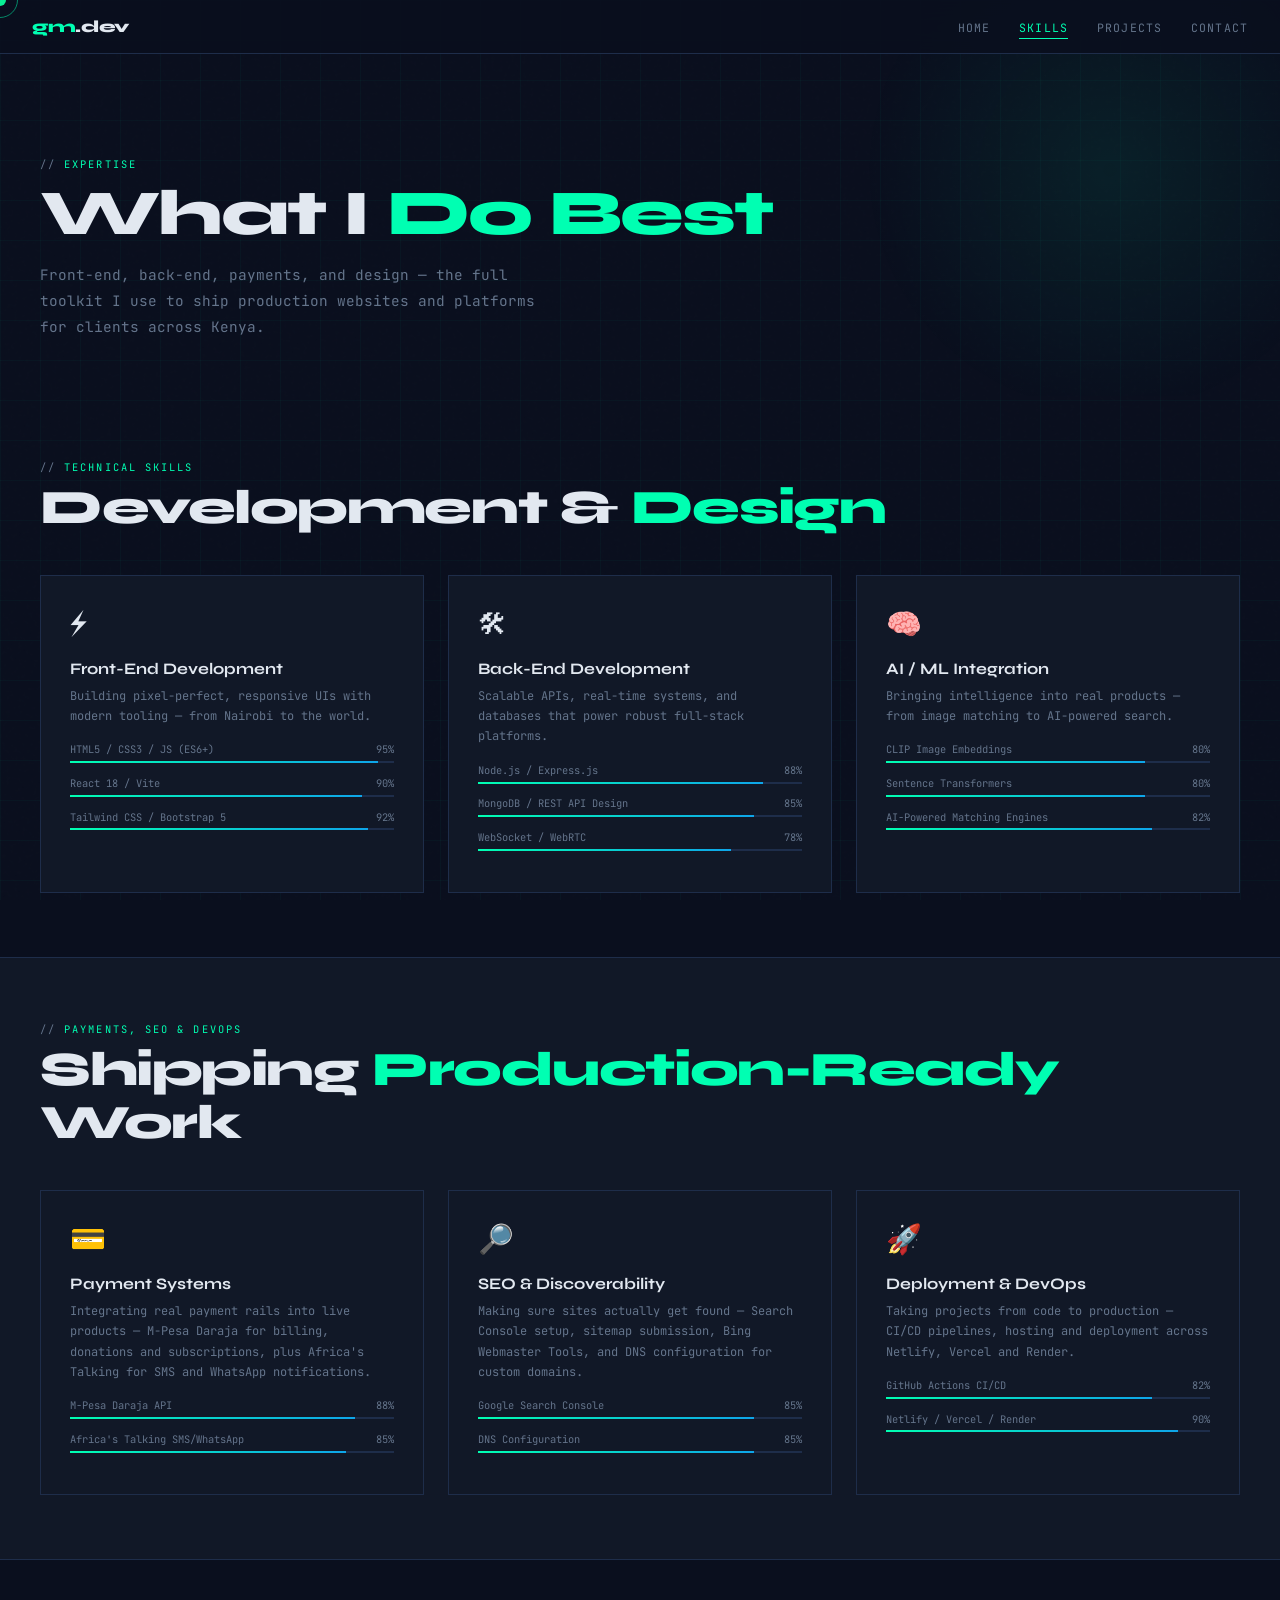
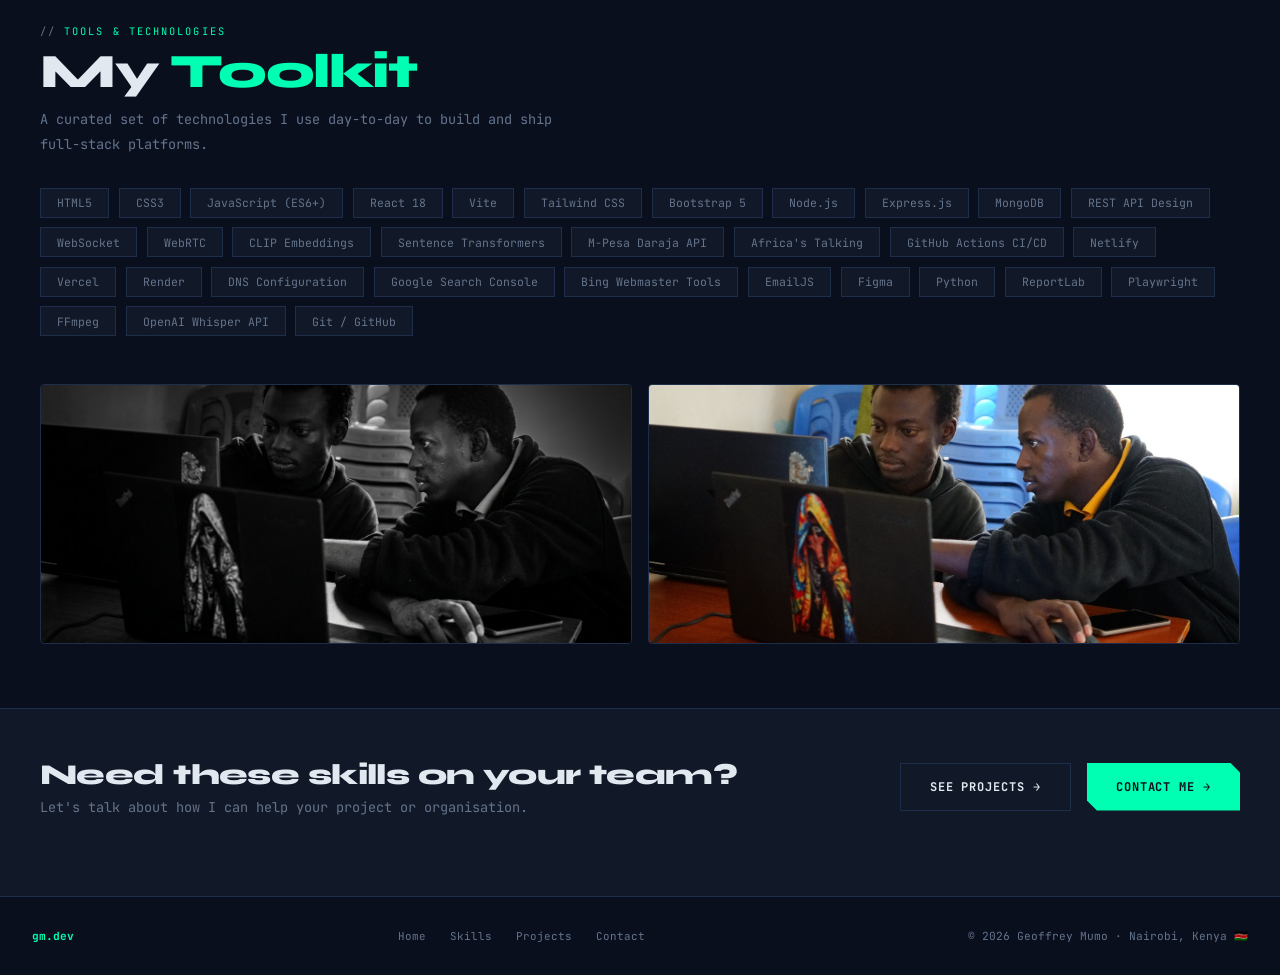
<file: skills.html>
<!DOCTYPE html>
<html lang="en">
<head>
  <meta charset="UTF-8" />
  <meta name="viewport" content="width=device-width, initial-scale=1.0" />
  <title>Skills — Geoffrey Mumo | Gmumo Ltd</title>
  <link rel="icon" type="image/png" href="images/favicon.png" />
  <link rel="stylesheet" href="style.css" />
</head>
<body>

  <div class="cursor" id="cursor"></div>
  <div class="cursor-ring" id="cursorRing"></div>

  <!-- NAVBAR -->
  <nav class="navbar">
    <a href="index.html" class="nav-logo">gm<span>.dev</span></a>
    <ul class="nav-links">
      <li><a href="index.html">Home</a></li>
      <li><a href="skills.html" class="active">Skills</a></li>
      <li><a href="projects.html">Projects</a></li>
      <li><a href="contact.html">Contact</a></li>
    </ul>
    <button class="nav-toggle" id="navToggle"><span></span><span></span><span></span></button>
  </nav>
  <div class="mobile-menu" id="mobileMenu">
    <a href="index.html" class="menu-link">Home</a>
    <a href="skills.html" class="menu-link active">Skills</a>
    <a href="projects.html" class="menu-link">Projects</a>
    <a href="contact.html" class="menu-link">Contact</a>
  </div>

  <!-- PAGE HERO -->
  <section class="page-hero">
    <div class="page-hero-glow"></div>
    <div class="page-hero-content">
      <div class="section-label">Expertise</div>
      <h1 class="section-title" style="font-size:clamp(2.2rem,5vw,4rem);">
        What I <em>Do Best</em>
      </h1>
      <p style="color:var(--muted); font-size:0.9rem; line-height:1.8; max-width:500px; margin-top:0.8rem;">
        Front-end, back-end, payments, and design — the full toolkit I use to ship production websites
        and platforms for clients across Kenya.
      </p>
    </div>
  </section>

  <!-- ==================== CORE SKILLS ==================== -->
  <section style="padding:4rem 2rem;">
    <div class="container">
      <div class="section-label">Technical Skills</div>
      <h2 class="section-title">Development & <em>Design</em></h2>

      <div class="skills-grid" style="margin-top:2.5rem;">

        <!-- Web Dev -->
        <div class="skill-card reveal">
          <div class="skill-icon">⚡</div>
          <div class="skill-name">Front-End Development</div>
          <div class="skill-desc">Building pixel-perfect, responsive UIs with modern tooling — from Nairobi to the world.</div>
          <div class="skill-bars">
            <div class="skill-bar-row"><span>HTML5 / CSS3 / JS (ES6+)</span><span>95%</span></div>
            <div class="bar-track"><div class="bar-fill" style="width:0" data-w="95%"></div></div>
            <div class="skill-bar-row"><span>React 18 / Vite</span><span>90%</span></div>
            <div class="bar-track"><div class="bar-fill" style="width:0" data-w="90%"></div></div>
            <div class="skill-bar-row"><span>Tailwind CSS / Bootstrap 5</span><span>92%</span></div>
            <div class="bar-track"><div class="bar-fill" style="width:0" data-w="92%"></div></div>
          </div>
        </div>

        <!-- Backend -->
        <div class="skill-card reveal reveal-d1">
          <div class="skill-icon">🛠</div>
          <div class="skill-name">Back-End Development</div>
          <div class="skill-desc">Scalable APIs, real-time systems, and databases that power robust full-stack platforms.</div>
          <div class="skill-bars">
            <div class="skill-bar-row"><span>Node.js / Express.js</span><span>88%</span></div>
            <div class="bar-track"><div class="bar-fill" style="width:0" data-w="88%"></div></div>
            <div class="skill-bar-row"><span>MongoDB / REST API Design</span><span>85%</span></div>
            <div class="bar-track"><div class="bar-fill" style="width:0" data-w="85%"></div></div>
            <div class="skill-bar-row"><span>WebSocket / WebRTC</span><span>78%</span></div>
            <div class="bar-track"><div class="bar-fill" style="width:0" data-w="78%"></div></div>
          </div>
        </div>

        <!-- AI / ML -->
        <div class="skill-card reveal reveal-d2">
          <div class="skill-icon">🧠</div>
          <div class="skill-name">AI / ML Integration</div>
          <div class="skill-desc">Bringing intelligence into real products — from image matching to AI-powered search.</div>
          <div class="skill-bars">
            <div class="skill-bar-row"><span>CLIP Image Embeddings</span><span>80%</span></div>
            <div class="bar-track"><div class="bar-fill" style="width:0" data-w="80%"></div></div>
            <div class="skill-bar-row"><span>Sentence Transformers</span><span>80%</span></div>
            <div class="bar-track"><div class="bar-fill" style="width:0" data-w="80%"></div></div>
            <div class="skill-bar-row"><span>AI-Powered Matching Engines</span><span>82%</span></div>
            <div class="bar-track"><div class="bar-fill" style="width:0" data-w="82%"></div></div>
          </div>
        </div>

      </div>
    </div>
  </section>

  <!-- ==================== PAYMENTS / SEO / DEVOPS ==================== -->
  <section style="padding:4rem 2rem; background:var(--surface); border-top:1px solid var(--border); border-bottom:1px solid var(--border);">
    <div class="container">
      <div class="section-label">Payments, SEO & DevOps</div>
      <h2 class="section-title">Shipping <em>Production-Ready</em> Work</h2>

      <div class="skills-grid" style="margin-top:2.5rem;">

        <!-- Payments -->
        <div class="skill-card reveal">
          <div class="skill-icon">💳</div>
          <div class="skill-name">Payment Systems</div>
          <div class="skill-desc">
            Integrating real payment rails into live products — M-Pesa Daraja for billing, donations and
            subscriptions, plus Africa's Talking for SMS and WhatsApp notifications.
          </div>
          <div class="skill-bars">
            <div class="skill-bar-row"><span>M-Pesa Daraja API</span><span>88%</span></div>
            <div class="bar-track"><div class="bar-fill" style="width:0" data-w="88%"></div></div>
            <div class="skill-bar-row"><span>Africa's Talking SMS/WhatsApp</span><span>85%</span></div>
            <div class="bar-track"><div class="bar-fill" style="width:0" data-w="85%"></div></div>
          </div>
        </div>

        <!-- SEO -->
        <div class="skill-card reveal reveal-d1">
          <div class="skill-icon">🔎</div>
          <div class="skill-name">SEO & Discoverability</div>
          <div class="skill-desc">
            Making sure sites actually get found — Search Console setup, sitemap submission, Bing Webmaster
            Tools, and DNS configuration for custom domains.
          </div>
          <div class="skill-bars">
            <div class="skill-bar-row"><span>Google Search Console</span><span>85%</span></div>
            <div class="bar-track"><div class="bar-fill" style="width:0" data-w="85%"></div></div>
            <div class="skill-bar-row"><span>DNS Configuration</span><span>85%</span></div>
            <div class="bar-track"><div class="bar-fill" style="width:0" data-w="85%"></div></div>
          </div>
        </div>

        <!-- DevOps -->
        <div class="skill-card reveal reveal-d2">
          <div class="skill-icon">🚀</div>
          <div class="skill-name">Deployment & DevOps</div>
          <div class="skill-desc">
            Taking projects from code to production — CI/CD pipelines, hosting and deployment across
            Netlify, Vercel and Render.
          </div>
          <div class="skill-bars">
            <div class="skill-bar-row"><span>GitHub Actions CI/CD</span><span>82%</span></div>
            <div class="bar-track"><div class="bar-fill" style="width:0" data-w="82%"></div></div>
            <div class="skill-bar-row"><span>Netlify / Vercel / Render</span><span>90%</span></div>
            <div class="bar-track"><div class="bar-fill" style="width:0" data-w="90%"></div></div>
          </div>
        </div>

      </div>
    </div>
  </section>

  <!-- ==================== TOOLS & TECH ==================== -->
  <section style="padding:4rem 2rem;">
    <div class="container">
      <div class="section-label">Tools & Technologies</div>
      <h2 class="section-title">My <em>Toolkit</em></h2>
      <p style="color:var(--muted); font-size:0.85rem; margin-top:0.5rem; max-width:520px; line-height:1.8;">
        A curated set of technologies I use day-to-day to build and ship full-stack platforms.
      </p>

      <div class="tools-grid reveal">
        <span class="tool-pill">HTML5</span>
        <span class="tool-pill">CSS3</span>
        <span class="tool-pill">JavaScript (ES6+)</span>
        <span class="tool-pill">React 18</span>
        <span class="tool-pill">Vite</span>
        <span class="tool-pill">Tailwind CSS</span>
        <span class="tool-pill">Bootstrap 5</span>
        <span class="tool-pill">Node.js</span>
        <span class="tool-pill">Express.js</span>
        <span class="tool-pill">MongoDB</span>
        <span class="tool-pill">REST API Design</span>
        <span class="tool-pill">WebSocket</span>
        <span class="tool-pill">WebRTC</span>
        <span class="tool-pill">CLIP Embeddings</span>
        <span class="tool-pill">Sentence Transformers</span>
        <span class="tool-pill">M-Pesa Daraja API</span>
        <span class="tool-pill">Africa's Talking</span>
        <span class="tool-pill">GitHub Actions CI/CD</span>
        <span class="tool-pill">Netlify</span>
        <span class="tool-pill">Vercel</span>
        <span class="tool-pill">Render</span>
        <span class="tool-pill">DNS Configuration</span>
        <span class="tool-pill">Google Search Console</span>
        <span class="tool-pill">Bing Webmaster Tools</span>
        <span class="tool-pill">EmailJS</span>
        <span class="tool-pill">Figma</span>
        <span class="tool-pill">Python</span>
        <span class="tool-pill">ReportLab</span>
        <span class="tool-pill">Playwright</span>
        <span class="tool-pill">FFmpeg</span>
        <span class="tool-pill">OpenAI Whisper API</span>
        <span class="tool-pill">Git / GitHub</span>
      </div>

      <!-- Coding photos -->
      <div class="reveal reveal-d1" style="margin-top:3rem; display:grid; grid-template-columns:1fr 1fr; gap:1rem;">
        <div style="border-radius:4px; overflow:hidden; border:1px solid var(--border); height:260px;">
          <img src="images/coding-bw.png" alt="Geoffrey Mumo at work" style="width:100%; height:100%; object-fit:cover;" />
        </div>
        <div style="border-radius:4px; overflow:hidden; border:1px solid var(--border); height:260px;">
          <img src="images/coding-color.jpg" alt="Geoffrey Mumo coding" style="width:100%; height:100%; object-fit:cover;" />
        </div>
      </div>
    </div>
  </section>

  <!-- CTA -->
  <section style="padding:3rem 2rem 5rem; background:var(--surface); border-top:1px solid var(--border);">
    <div class="container">
      <div style="display:flex; justify-content:space-between; align-items:center; flex-wrap:wrap; gap:2rem; position:relative; z-index:1;">
        <div>
          <h3 style="font-family:var(--font-disp); font-size:1.8rem; font-weight:800; letter-spacing:-0.02em; margin-bottom:0.4rem;">
            Need these skills on your team?
          </h3>
          <p style="color:var(--muted); font-size:0.85rem;">Let's talk about how I can help your project or organisation.</p>
        </div>
        <div style="display:flex; gap:1rem; flex-wrap:wrap;">
          <a href="projects.html" class="btn-ghost">See Projects →</a>
          <a href="contact.html" class="btn-primary">Contact Me →</a>
        </div>
      </div>
    </div>
  </section>

  <!-- FOOTER -->
  <footer>
    <span class="footer-logo">gm.dev</span>
    <div class="footer-links-row">
      <a href="index.html">Home</a>
      <a href="skills.html">Skills</a>
      <a href="projects.html">Projects</a>
      <a href="contact.html">Contact</a>
    </div>
    <span>© 2026 Geoffrey Mumo · Nairobi, Kenya 🇰🇪</span>
  </footer>

  <script src="main.js"></script>
</body>
</html>
</file>
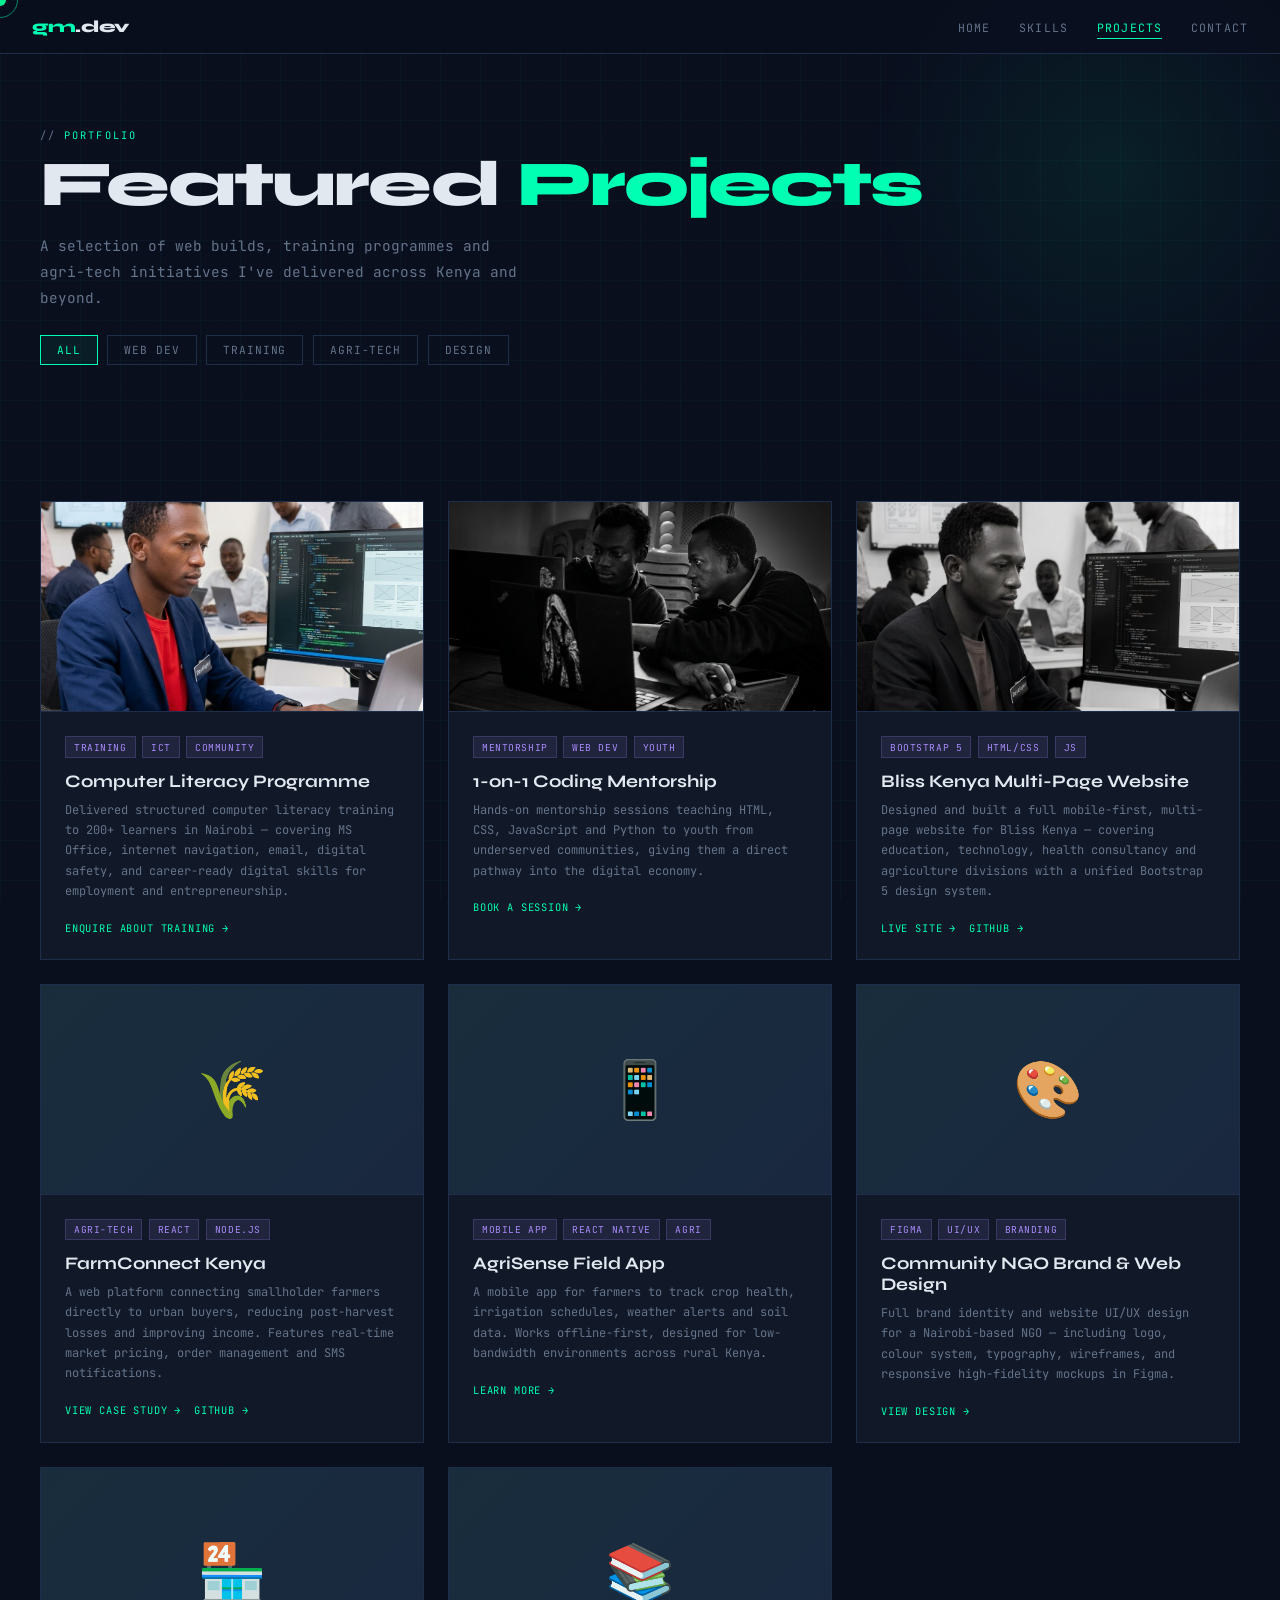
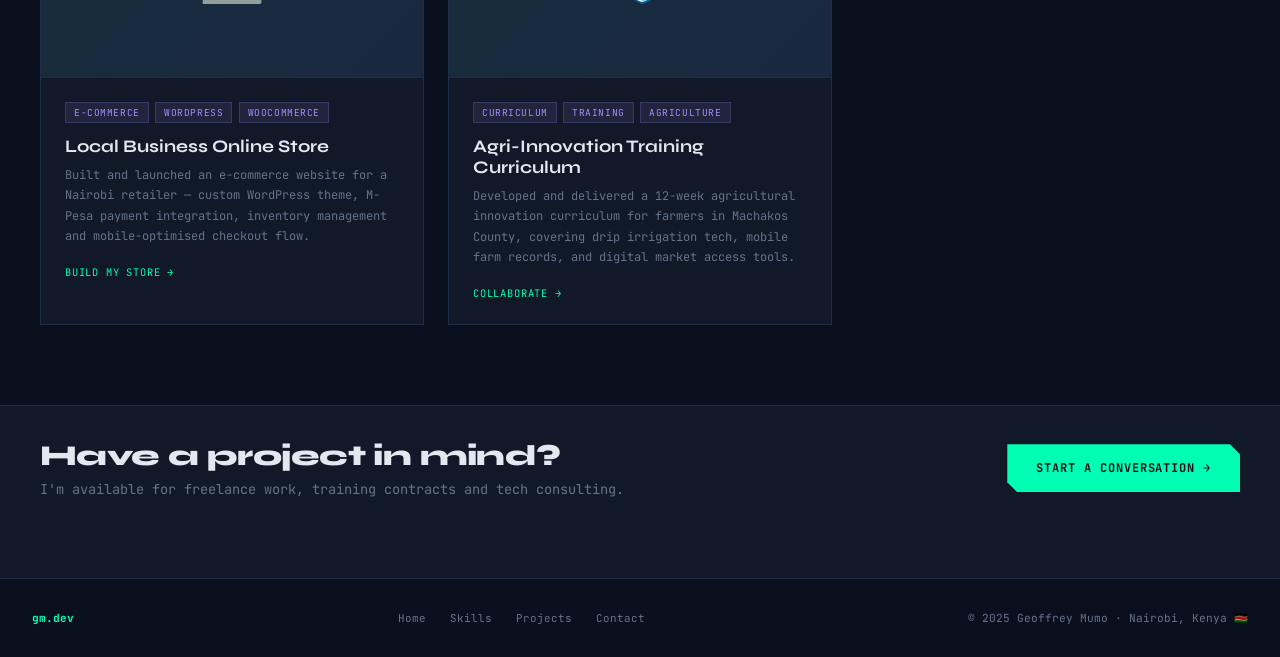
<file: New folder/projects.html>
<!DOCTYPE html>
<html lang="en">
<head>
  <meta charset="UTF-8" />
  <meta name="viewport" content="width=device-width, initial-scale=1.0" />
  <title>Projects — Geoffrey Mumo</title>
  <link rel="icon" type="image/png" href="images/favicon.png" />
  <link rel="stylesheet" href="style.css" />
</head>
<body>

  <div class="cursor" id="cursor"></div>
  <div class="cursor-ring" id="cursorRing"></div>

  <!-- NAVBAR -->
  <nav class="navbar">
    <a href="index.html" class="nav-logo">gm<span>.dev</span></a>
    <ul class="nav-links">
      <li><a href="index.html">Home</a></li>
      <li><a href="skills.html">Skills</a></li>
      <li><a href="projects.html" class="active">Projects</a></li>
      <li><a href="contact.html">Contact</a></li>
    </ul>
    <button class="nav-toggle" id="navToggle"><span></span><span></span><span></span></button>
  </nav>
  <div class="mobile-menu" id="mobileMenu">
    <a href="index.html" class="menu-link">Home</a>
    <a href="skills.html" class="menu-link">Skills</a>
    <a href="projects.html" class="menu-link active">Projects</a>
    <a href="contact.html" class="menu-link">Contact</a>
  </div>

  <!-- PAGE HERO -->
  <section class="page-hero">
    <div class="page-hero-glow"></div>
    <div class="page-hero-content">
      <div class="section-label">Portfolio</div>
      <h1 class="section-title" style="font-size:clamp(2.2rem,5vw,4rem);">
        Featured <em>Projects</em>
      </h1>
      <p style="color:var(--muted); font-size:0.9rem; line-height:1.8; max-width:500px; margin-top:0.8rem;">
        A selection of web builds, training programmes and agri-tech initiatives I've
        delivered across Kenya and beyond.
      </p>
      <!-- Filter buttons -->
      <div class="projects-filter">
        <button class="filter-btn active" data-filter="all">All</button>
        <button class="filter-btn" data-filter="web">Web Dev</button>
        <button class="filter-btn" data-filter="training">Training</button>
        <button class="filter-btn" data-filter="agri">Agri-Tech</button>
        <button class="filter-btn" data-filter="design">Design</button>
      </div>
    </div>
  </section>

  <!-- ==================== PROJECTS GRID ==================== -->
  <section style="padding:3rem 2rem 5rem;">
    <div class="container">
      <div class="projects-grid">

        <!-- Project 1 — Training (real photo) -->
        <div class="project-card reveal" data-category="training">
          <div class="project-img">
            <img src="images/professional-1.png" alt="Computer Training Programme" />
          </div>
          <div class="project-body">
            <div class="project-tags">
              <span class="project-tag">Training</span>
              <span class="project-tag">ICT</span>
              <span class="project-tag">Community</span>
            </div>
            <div class="project-title">Computer Literacy Programme</div>
            <p class="project-desc">
              Delivered structured computer literacy training to 200+ learners in Nairobi — covering MS Office, 
              internet navigation, email, digital safety, and career-ready digital skills for employment and entrepreneurship.
            </p>
            <div class="project-links">
              <a href="contact.html" class="project-link">Enquire About Training →</a>
            </div>
          </div>
        </div>

        <!-- Project 2 — Training (real photo) -->
        <div class="project-card reveal reveal-d1" data-category="training">
          <div class="project-img">
            <img src="images/coding-bw.png" alt="One-on-one Coding Mentorship" />
          </div>
          <div class="project-body">
            <div class="project-tags">
              <span class="project-tag">Mentorship</span>
              <span class="project-tag">Web Dev</span>
              <span class="project-tag">Youth</span>
            </div>
            <div class="project-title">1-on-1 Coding Mentorship</div>
            <p class="project-desc">
              Hands-on mentorship sessions teaching HTML, CSS, JavaScript and Python to youth from underserved
              communities, giving them a direct pathway into the digital economy.
            </p>
            <div class="project-links">
              <a href="contact.html" class="project-link">Book a Session →</a>
            </div>
          </div>
        </div>

        <!-- Project 3 — Web -->
        <div class="project-card reveal reveal-d2" data-category="web">
          <div class="project-img">
            <img src="images/professional-2.png" alt="Bliss Kenya Website" />
          </div>
          <div class="project-body">
            <div class="project-tags">
              <span class="project-tag">Bootstrap 5</span>
              <span class="project-tag">HTML/CSS</span>
              <span class="project-tag">JS</span>
            </div>
            <div class="project-title">Bliss Kenya Multi-Page Website</div>
            <p class="project-desc">
              Designed and built a full mobile-first, multi-page website for Bliss Kenya — covering education,
              technology, health consultancy and agriculture divisions with a unified Bootstrap 5 design system.
            </p>
            <div class="project-links">
              <a href="#" class="project-link">Live Site →</a>
              <a href="#" class="project-link">GitHub →</a>
            </div>
          </div>
        </div>

        <!-- Project 4 — Agri-Tech -->
        <div class="project-card reveal" data-category="agri">
          <div class="project-img-placeholder">🌾</div>
          <div class="project-body">
            <div class="project-tags">
              <span class="project-tag">Agri-Tech</span>
              <span class="project-tag">React</span>
              <span class="project-tag">Node.js</span>
            </div>
            <div class="project-title">FarmConnect Kenya</div>
            <p class="project-desc">
              A web platform connecting smallholder farmers directly to urban buyers, reducing post-harvest losses
              and improving income. Features real-time market pricing, order management and SMS notifications.
            </p>
            <div class="project-links">
              <a href="contact.html" class="project-link">View Case Study →</a>
              <a href="#" class="project-link">GitHub →</a>
            </div>
          </div>
        </div>

        <!-- Project 5 — Agri -->
        <div class="project-card reveal reveal-d1" data-category="agri">
          <div class="project-img-placeholder">📱</div>
          <div class="project-body">
            <div class="project-tags">
              <span class="project-tag">Mobile App</span>
              <span class="project-tag">React Native</span>
              <span class="project-tag">Agri</span>
            </div>
            <div class="project-title">AgriSense Field App</div>
            <p class="project-desc">
              A mobile app for farmers to track crop health, irrigation schedules, weather alerts and soil data.
              Works offline-first, designed for low-bandwidth environments across rural Kenya.
            </p>
            <div class="project-links">
              <a href="contact.html" class="project-link">Learn More →</a>
            </div>
          </div>
        </div>

        <!-- Project 6 — Design -->
        <div class="project-card reveal reveal-d2" data-category="design">
          <div class="project-img-placeholder">🎨</div>
          <div class="project-body">
            <div class="project-tags">
              <span class="project-tag">Figma</span>
              <span class="project-tag">UI/UX</span>
              <span class="project-tag">Branding</span>
            </div>
            <div class="project-title">Community NGO Brand & Web Design</div>
            <p class="project-desc">
              Full brand identity and website UI/UX design for a Nairobi-based NGO — including logo, colour system,
              typography, wireframes, and responsive high-fidelity mockups in Figma.
            </p>
            <div class="project-links">
              <a href="contact.html" class="project-link">View Design →</a>
            </div>
          </div>
        </div>

        <!-- Project 7 — Web -->
        <div class="project-card reveal" data-category="web">
          <div class="project-img-placeholder">🏪</div>
          <div class="project-body">
            <div class="project-tags">
              <span class="project-tag">E-commerce</span>
              <span class="project-tag">WordPress</span>
              <span class="project-tag">WooCommerce</span>
            </div>
            <div class="project-title">Local Business Online Store</div>
            <p class="project-desc">
              Built and launched an e-commerce website for a Nairobi retailer — custom WordPress theme,
              M-Pesa payment integration, inventory management and mobile-optimised checkout flow.
            </p>
            <div class="project-links">
              <a href="contact.html" class="project-link">Build My Store →</a>
            </div>
          </div>
        </div>

        <!-- Project 8 — Training -->
        <div class="project-card reveal reveal-d1" data-category="training">
          <div class="project-img-placeholder">📚</div>
          <div class="project-body">
            <div class="project-tags">
              <span class="project-tag">Curriculum</span>
              <span class="project-tag">Training</span>
              <span class="project-tag">Agriculture</span>
            </div>
            <div class="project-title">Agri-Innovation Training Curriculum</div>
            <p class="project-desc">
              Developed and delivered a 12-week agricultural innovation curriculum for farmers in Machakos County,
              covering drip irrigation tech, mobile farm records, and digital market access tools.
            </p>
            <div class="project-links">
              <a href="contact.html" class="project-link">Collaborate →</a>
            </div>
          </div>
        </div>

      </div>
    </div>
  </section>

  <!-- CTA -->
  <section style="padding:2rem 2rem 5rem; background:var(--surface); border-top:1px solid var(--border);">
    <div class="container">
      <div style="display:flex; justify-content:space-between; align-items:center; flex-wrap:wrap; gap:2rem; position:relative; z-index:1;">
        <div>
          <h3 style="font-family:var(--font-disp); font-size:1.8rem; font-weight:800; letter-spacing:-0.02em; margin-bottom:0.4rem;">
            Have a project in mind?
          </h3>
          <p style="color:var(--muted); font-size:0.85rem;">I'm available for freelance work, training contracts and tech consulting.</p>
        </div>
        <a href="contact.html" class="btn-primary">Start a Conversation →</a>
      </div>
    </div>
  </section>

  <!-- FOOTER -->
  <footer>
    <span class="footer-logo">gm.dev</span>
    <div class="footer-links-row">
      <a href="index.html">Home</a>
      <a href="skills.html">Skills</a>
      <a href="projects.html">Projects</a>
      <a href="contact.html">Contact</a>
    </div>
    <span>© 2025 Geoffrey Mumo · Nairobi, Kenya 🇰🇪</span>
  </footer>

  <script src="main.js"></script>
</body>
</html>
</file>
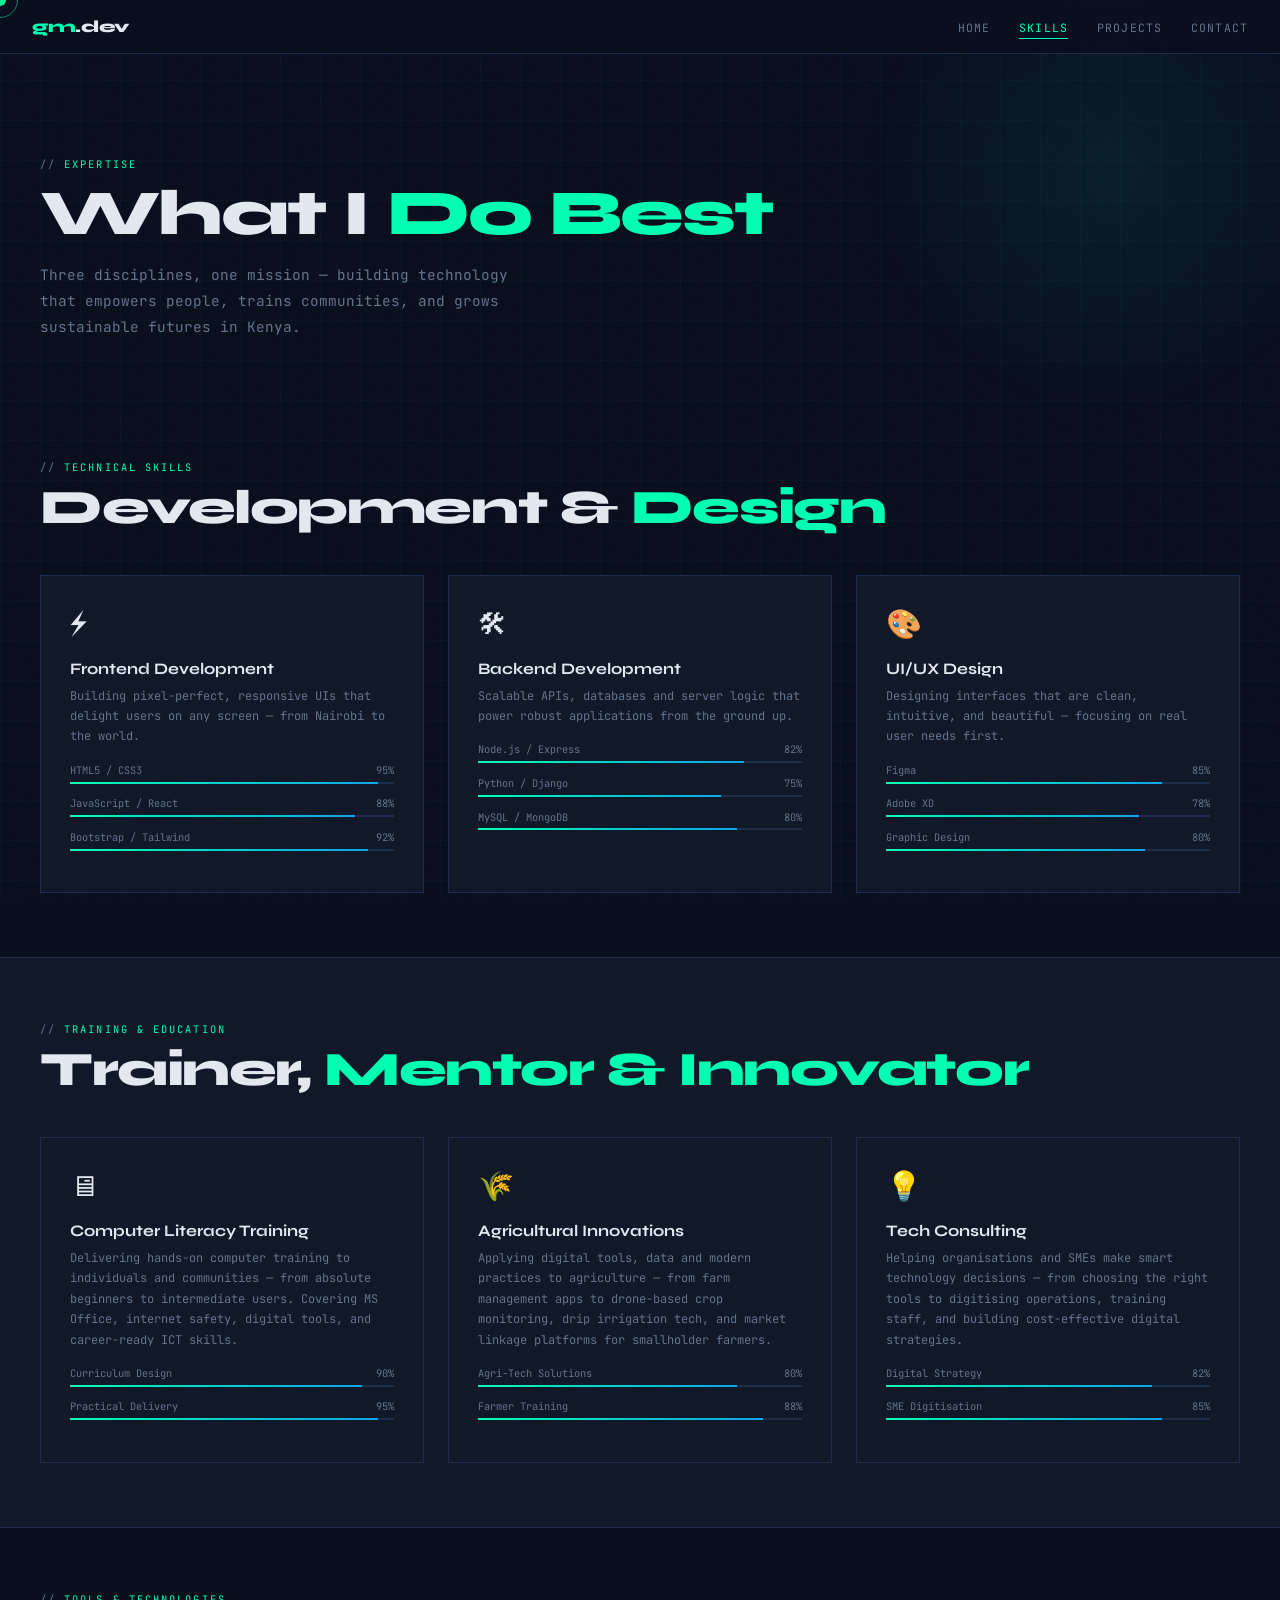
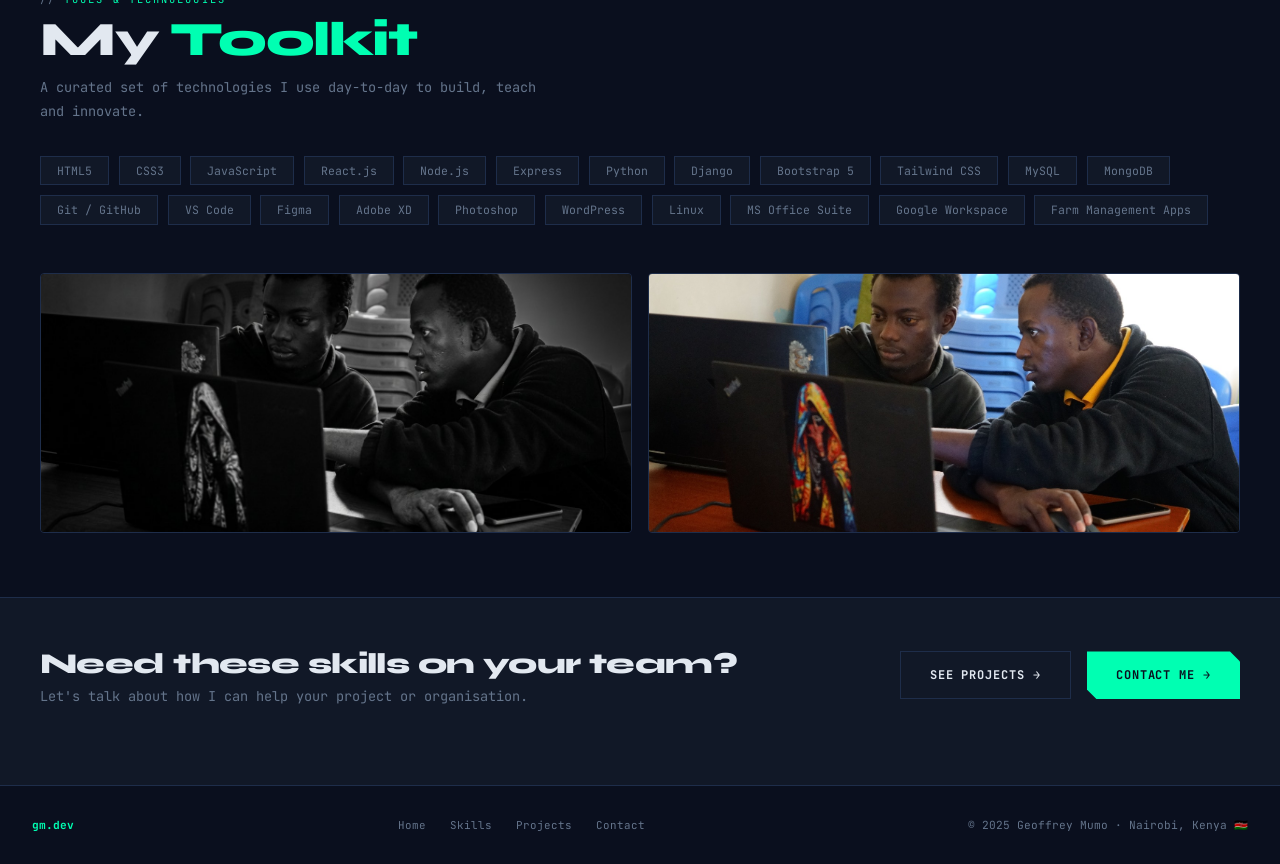
<file: New folder/skills.html>
<!DOCTYPE html>
<html lang="en">
<head>
  <meta charset="UTF-8" />
  <meta name="viewport" content="width=device-width, initial-scale=1.0" />
  <title>Skills — Geoffrey Mumo</title>
  <link rel="icon" type="image/png" href="images/favicon.png" />
  <link rel="stylesheet" href="style.css" />
</head>
<body>

  <div class="cursor" id="cursor"></div>
  <div class="cursor-ring" id="cursorRing"></div>

  <!-- NAVBAR -->
  <nav class="navbar">
    <a href="index.html" class="nav-logo">gm<span>.dev</span></a>
    <ul class="nav-links">
      <li><a href="index.html">Home</a></li>
      <li><a href="skills.html" class="active">Skills</a></li>
      <li><a href="projects.html">Projects</a></li>
      <li><a href="contact.html">Contact</a></li>
    </ul>
    <button class="nav-toggle" id="navToggle"><span></span><span></span><span></span></button>
  </nav>
  <div class="mobile-menu" id="mobileMenu">
    <a href="index.html" class="menu-link">Home</a>
    <a href="skills.html" class="menu-link active">Skills</a>
    <a href="projects.html" class="menu-link">Projects</a>
    <a href="contact.html" class="menu-link">Contact</a>
  </div>

  <!-- PAGE HERO -->
  <section class="page-hero">
    <div class="page-hero-glow"></div>
    <div class="page-hero-content">
      <div class="section-label">Expertise</div>
      <h1 class="section-title" style="font-size:clamp(2.2rem,5vw,4rem);">
        What I <em>Do Best</em>
      </h1>
      <p style="color:var(--muted); font-size:0.9rem; line-height:1.8; max-width:500px; margin-top:0.8rem;">
        Three disciplines, one mission — building technology that empowers people, trains communities,
        and grows sustainable futures in Kenya.
      </p>
    </div>
  </section>

  <!-- ==================== CORE SKILLS ==================== -->
  <section style="padding:4rem 2rem;">
    <div class="container">
      <div class="section-label">Technical Skills</div>
      <h2 class="section-title">Development & <em>Design</em></h2>

      <div class="skills-grid" style="margin-top:2.5rem;">

        <!-- Web Dev -->
        <div class="skill-card reveal">
          <div class="skill-icon">⚡</div>
          <div class="skill-name">Frontend Development</div>
          <div class="skill-desc">Building pixel-perfect, responsive UIs that delight users on any screen — from Nairobi to the world.</div>
          <div class="skill-bars">
            <div class="skill-bar-row"><span>HTML5 / CSS3</span><span>95%</span></div>
            <div class="bar-track"><div class="bar-fill" style="width:0" data-w="95%"></div></div>
            <div class="skill-bar-row"><span>JavaScript / React</span><span>88%</span></div>
            <div class="bar-track"><div class="bar-fill" style="width:0" data-w="88%"></div></div>
            <div class="skill-bar-row"><span>Bootstrap / Tailwind</span><span>92%</span></div>
            <div class="bar-track"><div class="bar-fill" style="width:0" data-w="92%"></div></div>
          </div>
        </div>

        <!-- Backend -->
        <div class="skill-card reveal reveal-d1">
          <div class="skill-icon">🛠</div>
          <div class="skill-name">Backend Development</div>
          <div class="skill-desc">Scalable APIs, databases and server logic that power robust applications from the ground up.</div>
          <div class="skill-bars">
            <div class="skill-bar-row"><span>Node.js / Express</span><span>82%</span></div>
            <div class="bar-track"><div class="bar-fill" style="width:0" data-w="82%"></div></div>
            <div class="skill-bar-row"><span>Python / Django</span><span>75%</span></div>
            <div class="bar-track"><div class="bar-fill" style="width:0" data-w="75%"></div></div>
            <div class="skill-bar-row"><span>MySQL / MongoDB</span><span>80%</span></div>
            <div class="bar-track"><div class="bar-fill" style="width:0" data-w="80%"></div></div>
          </div>
        </div>

        <!-- Design -->
        <div class="skill-card reveal reveal-d2">
          <div class="skill-icon">🎨</div>
          <div class="skill-name">UI/UX Design</div>
          <div class="skill-desc">Designing interfaces that are clean, intuitive, and beautiful — focusing on real user needs first.</div>
          <div class="skill-bars">
            <div class="skill-bar-row"><span>Figma</span><span>85%</span></div>
            <div class="bar-track"><div class="bar-fill" style="width:0" data-w="85%"></div></div>
            <div class="skill-bar-row"><span>Adobe XD</span><span>78%</span></div>
            <div class="bar-track"><div class="bar-fill" style="width:0" data-w="78%"></div></div>
            <div class="skill-bar-row"><span>Graphic Design</span><span>80%</span></div>
            <div class="bar-track"><div class="bar-fill" style="width:0" data-w="80%"></div></div>
          </div>
        </div>

      </div>
    </div>
  </section>

  <!-- ==================== TRAINING SKILLS ==================== -->
  <section style="padding:4rem 2rem; background:var(--surface); border-top:1px solid var(--border); border-bottom:1px solid var(--border);">
    <div class="container">
      <div class="section-label">Training & Education</div>
      <h2 class="section-title">Trainer, <em>Mentor & Innovator</em></h2>

      <div class="skills-grid" style="margin-top:2.5rem;">

        <!-- Computer Literacy -->
        <div class="skill-card reveal">
          <div class="skill-icon">🖥</div>
          <div class="skill-name">Computer Literacy Training</div>
          <div class="skill-desc">
            Delivering hands-on computer training to individuals and communities — from absolute beginners
            to intermediate users. Covering MS Office, internet safety, digital tools, and career-ready ICT skills.
          </div>
          <div class="skill-bars">
            <div class="skill-bar-row"><span>Curriculum Design</span><span>90%</span></div>
            <div class="bar-track"><div class="bar-fill" style="width:0" data-w="90%"></div></div>
            <div class="skill-bar-row"><span>Practical Delivery</span><span>95%</span></div>
            <div class="bar-track"><div class="bar-fill" style="width:0" data-w="95%"></div></div>
          </div>
        </div>

        <!-- Agricultural Innovations -->
        <div class="skill-card reveal reveal-d1">
          <div class="skill-icon">🌾</div>
          <div class="skill-name">Agricultural Innovations</div>
          <div class="skill-desc">
            Applying digital tools, data and modern practices to agriculture — from farm management apps
            to drone-based crop monitoring, drip irrigation tech, and market linkage platforms for smallholder farmers.
          </div>
          <div class="skill-bars">
            <div class="skill-bar-row"><span>Agri-Tech Solutions</span><span>80%</span></div>
            <div class="bar-track"><div class="bar-fill" style="width:0" data-w="80%"></div></div>
            <div class="skill-bar-row"><span>Farmer Training</span><span>88%</span></div>
            <div class="bar-track"><div class="bar-fill" style="width:0" data-w="88%"></div></div>
          </div>
        </div>

        <!-- Consulting -->
        <div class="skill-card reveal reveal-d2">
          <div class="skill-icon">💡</div>
          <div class="skill-name">Tech Consulting</div>
          <div class="skill-desc">
            Helping organisations and SMEs make smart technology decisions — from choosing the right tools
            to digitising operations, training staff, and building cost-effective digital strategies.
          </div>
          <div class="skill-bars">
            <div class="skill-bar-row"><span>Digital Strategy</span><span>82%</span></div>
            <div class="bar-track"><div class="bar-fill" style="width:0" data-w="82%"></div></div>
            <div class="skill-bar-row"><span>SME Digitisation</span><span>85%</span></div>
            <div class="bar-track"><div class="bar-fill" style="width:0" data-w="85%"></div></div>
          </div>
        </div>

      </div>
    </div>
  </section>

  <!-- ==================== TOOLS & TECH ==================== -->
  <section style="padding:4rem 2rem;">
    <div class="container">
      <div class="section-label">Tools & Technologies</div>
      <h2 class="section-title">My <em>Toolkit</em></h2>
      <p style="color:var(--muted); font-size:0.85rem; margin-top:0.5rem; max-width:520px; line-height:1.8;">
        A curated set of technologies I use day-to-day to build, teach and innovate.
      </p>

      <div class="tools-grid reveal">
        <span class="tool-pill">HTML5</span>
        <span class="tool-pill">CSS3</span>
        <span class="tool-pill">JavaScript</span>
        <span class="tool-pill">React.js</span>
        <span class="tool-pill">Node.js</span>
        <span class="tool-pill">Express</span>
        <span class="tool-pill">Python</span>
        <span class="tool-pill">Django</span>
        <span class="tool-pill">Bootstrap 5</span>
        <span class="tool-pill">Tailwind CSS</span>
        <span class="tool-pill">MySQL</span>
        <span class="tool-pill">MongoDB</span>
        <span class="tool-pill">Git / GitHub</span>
        <span class="tool-pill">VS Code</span>
        <span class="tool-pill">Figma</span>
        <span class="tool-pill">Adobe XD</span>
        <span class="tool-pill">Photoshop</span>
        <span class="tool-pill">WordPress</span>
        <span class="tool-pill">Linux</span>
        <span class="tool-pill">MS Office Suite</span>
        <span class="tool-pill">Google Workspace</span>
        <span class="tool-pill">Farm Management Apps</span>
      </div>

      <!-- Training photo -->
      <div class="reveal reveal-d1" style="margin-top:3rem; display:grid; grid-template-columns:1fr 1fr; gap:1rem;">
        <div style="border-radius:4px; overflow:hidden; border:1px solid var(--border); height:260px;">
          <img src="images/coding-bw.png" alt="Training session" style="width:100%; height:100%; object-fit:cover;" />
        </div>
        <div style="border-radius:4px; overflow:hidden; border:1px solid var(--border); height:260px;">
          <img src="images/coding-color.jpg" alt="Coding session" style="width:100%; height:100%; object-fit:cover;" />
        </div>
      </div>
    </div>
  </section>

  <!-- CTA -->
  <section style="padding:3rem 2rem 5rem; background:var(--surface); border-top:1px solid var(--border);">
    <div class="container">
      <div style="display:flex; justify-content:space-between; align-items:center; flex-wrap:wrap; gap:2rem; position:relative; z-index:1;">
        <div>
          <h3 style="font-family:var(--font-disp); font-size:1.8rem; font-weight:800; letter-spacing:-0.02em; margin-bottom:0.4rem;">
            Need these skills on your team?
          </h3>
          <p style="color:var(--muted); font-size:0.85rem;">Let's talk about how I can help your project or organisation.</p>
        </div>
        <div style="display:flex; gap:1rem; flex-wrap:wrap;">
          <a href="projects.html" class="btn-ghost">See Projects →</a>
          <a href="contact.html" class="btn-primary">Contact Me →</a>
        </div>
      </div>
    </div>
  </section>

  <!-- FOOTER -->
  <footer>
    <span class="footer-logo">gm.dev</span>
    <div class="footer-links-row">
      <a href="index.html">Home</a>
      <a href="skills.html">Skills</a>
      <a href="projects.html">Projects</a>
      <a href="contact.html">Contact</a>
    </div>
    <span>© 2025 Geoffrey Mumo · Nairobi, Kenya 🇰🇪</span>
  </footer>

  <script src="main.js"></script>
</body>
</html>
</file>
<file: style.css>
/* =============================================
   GEOFFREY MUMO — Personal Portfolio
   style.css  |  Multi-page build
   ============================================= */

@import url('https://fonts.googleapis.com/css2?family=JetBrains+Mono:wght@300;400;700&family=Syne:wght@400;600;800&display=swap');

/* ---- CSS Variables ---- */
:root {
  --bg:       #0A0F1E;
  --surface:  #111827;
  --surface2: #1a2035;
  --border:   #1E2D4A;
  --accent:   #00FFB2;
  --accent2:  #0EA5E9;
  --accent3:  #A78BFA;
  --text:     #E2E8F0;
  --muted:    #64748B;
  --font-mono:'JetBrains Mono', monospace;
  --font-disp:'Syne', sans-serif;
  --glow:     0 0 32px rgba(0,255,178,0.22);
  --trans:    all 0.3s cubic-bezier(0.4,0,0.2,1);
}

/* ---- Base ---- */
*, *::before, *::after { box-sizing:border-box; margin:0; padding:0; }
html { scroll-behavior:smooth; }
body {
  background:var(--bg); color:var(--text);
  font-family:var(--font-mono); overflow-x:hidden; cursor:none;
}
a { text-decoration:none; color:inherit; }
img { display:block; max-width:100%; }

/* ---- Scrollbar ---- */
::-webkit-scrollbar { width:4px; }
::-webkit-scrollbar-track { background:var(--bg); }
::-webkit-scrollbar-thumb { background:var(--accent); border-radius:2px; }

/* ---- Grid BG ---- */
body::before {
  content:''; position:fixed; inset:0;
  background-image:
    linear-gradient(rgba(0,255,178,0.03) 1px,transparent 1px),
    linear-gradient(90deg,rgba(0,255,178,0.03) 1px,transparent 1px);
  background-size:40px 40px; pointer-events:none; z-index:0;
}
body::after {
  content:''; position:fixed; inset:0;
  background-image:url("data:image/svg+xml,%3Csvg viewBox='0 0 256 256' xmlns='http://www.w3.org/2000/svg'%3E%3Cfilter id='n'%3E%3CfeTurbulence type='fractalNoise' baseFrequency='0.9' numOctaves='4' stitchTiles='stitch'/%3E%3C/filter%3E%3Crect width='100%25' height='100%25' filter='url(%23n)' opacity='0.03'/%3E%3C/svg%3E");
  pointer-events:none; z-index:0; opacity:0.35;
}

/* ---- Custom Cursor ---- */
.cursor {
  width:12px; height:12px; background:var(--accent); border-radius:50%;
  position:fixed; pointer-events:none; z-index:9999;
  transform:translate(-50%,-50%);
  transition:transform 0.1s,width 0.2s,height 0.2s;
  mix-blend-mode:difference;
}
.cursor-ring {
  width:36px; height:36px; border:1.5px solid var(--accent); border-radius:50%;
  position:fixed; pointer-events:none; z-index:9998;
  transform:translate(-50%,-50%);
  transition:transform 0.15s ease-out,width 0.2s,height 0.2s,opacity 0.2s;
  opacity:0.5;
}
.cursor.expand { width:20px; height:20px; }
.cursor-ring.expand { width:52px; height:52px; opacity:0.2; }

/* ====================================================  NAVBAR  */
.navbar {
  position:fixed; top:0; left:0; right:0; z-index:1000;
  padding:1rem 2rem;
  background:rgba(10,15,30,0.88); backdrop-filter:blur(20px);
  border-bottom:1px solid var(--border);
  display:flex; justify-content:space-between; align-items:center;
  transition:padding 0.3s;
}
.nav-logo { font-family:var(--font-disp); font-size:1.05rem; font-weight:800; color:var(--accent); letter-spacing:-0.02em; }
.nav-logo span { color:var(--text); }

.nav-links { display:flex; gap:1.8rem; list-style:none; }
.nav-links a {
  color:var(--muted); font-size:0.72rem; letter-spacing:0.1em; text-transform:uppercase;
  transition:var(--trans); position:relative;
}
.nav-links a::after {
  content:''; position:absolute; bottom:-4px; left:0;
  width:0; height:1px; background:var(--accent); transition:width 0.3s;
}
.nav-links a:hover, .nav-links a.active { color:var(--accent); }
.nav-links a:hover::after, .nav-links a.active::after { width:100%; }

.nav-toggle {
  display:none; flex-direction:column; gap:5px;
  background:none; border:none; cursor:none; padding:6px;
}
.nav-toggle span { display:block; width:22px; height:1.5px; background:var(--accent); transition:var(--trans); }
.nav-toggle.active span:nth-child(1){ transform:translateY(6.5px) rotate(45deg); }
.nav-toggle.active span:nth-child(2){ opacity:0; }
.nav-toggle.active span:nth-child(3){ transform:translateY(-6.5px) rotate(-45deg); }

.mobile-menu {
  display:none; position:fixed; inset:0; top:65px;
  background:rgba(10,15,30,0.97); z-index:999;
  flex-direction:column; align-items:center; justify-content:center; gap:2.5rem;
}
.mobile-menu.open { display:flex; }
.mobile-menu a { font-family:var(--font-disp); font-size:2rem; font-weight:800; color:var(--text); transition:var(--trans); }
.mobile-menu a:hover, .mobile-menu a.active { color:var(--accent); }

/* ====================================================  COMMONS  */
section { position:relative; z-index:1; padding:5rem 2rem; }
.container { max-width:1200px; margin:0 auto; }

.section-label {
  font-size:0.65rem; letter-spacing:0.2em; text-transform:uppercase;
  color:var(--accent); margin-bottom:0.5rem;
  display:flex; align-items:center; gap:8px;
}
.section-label::before { content:'//'; color:var(--muted); }

.section-title {
  font-family:var(--font-disp);
  font-size:clamp(1.8rem,4vw,3rem);
  font-weight:800; letter-spacing:-0.03em; margin-bottom:0.5rem; line-height:1.1;
}
.section-title em { font-style:normal; color:var(--accent); }

/* ====================================================  HERO  */
.hero {
  min-height:100vh; display:flex; align-items:center;
  padding:6rem 2rem 4rem; position:relative; overflow:hidden;
}
.hero-glow {
  position:absolute; width:600px; height:600px;
  background:radial-gradient(circle,rgba(0,255,178,0.07) 0%,transparent 70%);
  top:-100px; right:-100px; pointer-events:none;
  animation:glowPulse 4s ease-in-out infinite;
}
.hero-glow2 {
  position:absolute; width:400px; height:400px;
  background:radial-gradient(circle,rgba(14,165,233,0.05) 0%,transparent 70%);
  bottom:0; left:-100px; pointer-events:none;
  animation:glowPulse 5s ease-in-out infinite reverse;
}
@keyframes glowPulse { 0%,100%{transform:scale(1);opacity:1}50%{transform:scale(1.1);opacity:0.7} }

.hero-content {
  position:relative; z-index:1; max-width:1200px; margin:0 auto; width:100%;
  display:grid; grid-template-columns:1fr 1fr; gap:4rem; align-items:center;
}
.hero-tag {
  display:inline-flex; align-items:center; gap:10px;
  font-size:0.7rem; letter-spacing:0.15em; text-transform:uppercase;
  color:var(--accent); margin-bottom:1.5rem;
}
.hero-tag::before { content:''; width:24px; height:1px; background:var(--accent); }
.live-dot { width:7px; height:7px; background:var(--accent); border-radius:50%; animation:livePulse 1.5s ease-in-out infinite; }
@keyframes livePulse { 0%,100%{opacity:1;transform:scale(1)}50%{opacity:0.5;transform:scale(1.4)} }

.hero-name { font-family:var(--font-disp); font-size:clamp(2.5rem,6vw,5rem); font-weight:800; line-height:1.0; letter-spacing:-0.03em; margin-bottom:0.5rem; }
.hero-name .accent-line { color:var(--accent); display:block; }
.hero-title { font-size:0.85rem; color:var(--muted); letter-spacing:0.08em; margin-bottom:1.5rem; }
.type-cursor { color:var(--accent); animation:blink 1s step-end infinite; }
@keyframes blink { 50%{opacity:0} }
.hero-desc { color:var(--muted); font-size:0.85rem; line-height:1.85; max-width:420px; margin-bottom:2.5rem; }
.hero-btns { display:flex; gap:1rem; flex-wrap:wrap; }

.btn-primary {
  display:inline-flex; align-items:center; gap:8px;
  padding:0.9rem 1.8rem; background:var(--accent); color:var(--bg);
  font-size:0.75rem; font-weight:700; letter-spacing:0.08em; text-transform:uppercase;
  border:none; cursor:none; transition:var(--trans); min-height:48px;
  clip-path:polygon(0 0,calc(100% - 10px) 0,100% 10px,100% 100%,10px 100%,0 calc(100% - 10px));
}
.btn-primary:hover { background:#00e0a0; box-shadow:var(--glow); transform:translateY(-2px); color:var(--bg); }

.btn-ghost {
  display:inline-flex; align-items:center; gap:8px;
  padding:0.9rem 1.8rem; background:transparent; color:var(--text);
  font-size:0.75rem; font-weight:700; letter-spacing:0.08em; text-transform:uppercase;
  border:1px solid var(--border); cursor:none; transition:var(--trans); min-height:48px;
}
.btn-ghost:hover { border-color:var(--accent); color:var(--accent); }

/* Avatar */
.hero-visual { position:relative; display:flex; justify-content:center; align-items:center; }
.avatar-wrapper { position:relative; width:280px; height:280px; }
.avatar-ring {
  position:absolute; inset:-20px; border:1px solid rgba(0,255,178,0.2); border-radius:50%;
  animation:spin 12s linear infinite;
}
.avatar-ring::before {
  content:''; position:absolute; top:-3px; left:50%;
  transform:translateX(-50%); width:6px; height:6px; background:var(--accent); border-radius:50%;
}
.avatar-ring2 {
  position:absolute; inset:-40px; border:1px dashed rgba(14,165,233,0.15);
  border-radius:50%; animation:spin 20s linear infinite reverse;
}
@keyframes spin { to{transform:rotate(360deg)} }
.avatar-photo { width:100%; height:100%; border-radius:50%; overflow:hidden; border:2px solid rgba(0,255,178,0.3); position:relative; z-index:1; }
.avatar-photo img { width:100%; height:100%; object-fit:cover; object-position:top center; }

.tech-badges { position:absolute; right:-20px; top:50%; transform:translateY(-50%); display:flex; flex-direction:column; gap:0.6rem; }
.badge { background:var(--surface); border:1px solid var(--border); padding:0.4rem 0.7rem; font-size:0.65rem; color:var(--accent); letter-spacing:0.08em; white-space:nowrap; }

.hero-stats { display:flex; gap:2.5rem; margin-top:3rem; flex-wrap:wrap; }
.stat-num { font-family:var(--font-disp); font-size:1.6rem; font-weight:800; color:var(--accent); line-height:1; }
.stat-label { font-size:0.65rem; color:var(--muted); letter-spacing:0.1em; text-transform:uppercase; margin-top:4px; }

/* ====================================================  ABOUT  */
.about-grid { display:grid; grid-template-columns:1fr 1fr; gap:4rem; align-items:start; margin-top:3rem; }
.about-text p { color:var(--muted); font-size:0.85rem; line-height:1.9; margin-bottom:1rem; }
.about-text p strong { color:var(--accent); }

.about-images { display:grid; grid-template-columns:1fr 1fr; gap:0.8rem; }
.about-img-wrap { border-radius:4px; overflow:hidden; border:1px solid var(--border); position:relative; aspect-ratio:4/3; }
.about-img-wrap img { width:100%; height:100%; object-fit:cover; transition:transform 0.4s; }
.about-img-wrap:hover img { transform:scale(1.04); }
.about-img-wrap.tall { grid-row:span 2; aspect-ratio:auto; height:100%; }

.do-chips { display:flex; flex-wrap:wrap; gap:0.5rem; margin-top:1.5rem; }
.do-chip {
  padding:0.35rem 0.9rem; background:rgba(0,255,178,0.06); border:1px solid rgba(0,255,178,0.2);
  color:var(--accent); font-size:0.7rem; letter-spacing:0.05em; cursor:none; transition:var(--trans);
}
.do-chip:hover { background:rgba(0,255,178,0.15); transform:translateY(-2px); }

.terminal-box { background:var(--surface); border:1px solid var(--border); overflow:hidden; }
.terminal-header { background:var(--surface2); padding:0.6rem 1rem; display:flex; align-items:center; gap:6px; border-bottom:1px solid var(--border); }
.dot { width:10px; height:10px; border-radius:50%; }
.dot.r{background:#FF5F57} .dot.y{background:#FEBC2E} .dot.g{background:#28C840}
.terminal-title { font-size:0.65rem; color:var(--muted); margin-left:0.5rem; letter-spacing:0.08em; }
.terminal-body { padding:1.2rem 1.5rem; font-size:0.78rem; line-height:2.1; }
.terminal-line { display:flex; gap:0.5rem; }
.prompt{color:var(--accent)} .cmd{color:var(--text)}
.out{color:var(--muted);padding-left:1.2rem} .out.hi{color:var(--accent2)}

/* ====================================================  PAGE HERO (inner pages)  */
.page-hero {
  min-height:44vh; display:flex; align-items:flex-end;
  padding:8rem 2rem 3.5rem; position:relative; overflow:hidden;
}
.page-hero-glow {
  position:absolute; width:500px; height:500px;
  background:radial-gradient(circle,rgba(0,255,178,0.07) 0%,transparent 70%);
  top:-80px; right:-80px; pointer-events:none; animation:glowPulse 4s ease-in-out infinite;
}
.page-hero-content { position:relative; z-index:1; max-width:1200px; margin:0 auto; width:100%; }

/* ====================================================  SKILLS  */
.skills-grid { display:grid; grid-template-columns:repeat(3,1fr); gap:1.5rem; margin-top:3rem; }
.skill-card {
  background:var(--surface); border:1px solid var(--border);
  padding:1.8rem; transition:var(--trans); position:relative; overflow:hidden;
}
.skill-card::before { content:''; position:absolute; top:0; left:0; width:3px; height:0; background:var(--accent); transition:height 0.4s; }
.skill-card:hover { border-color:rgba(0,255,178,0.3); transform:translateY(-4px); }
.skill-card:hover::before { height:100%; }
.skill-icon { font-size:1.8rem; margin-bottom:1rem; }
.skill-name { font-family:var(--font-disp); font-size:1rem; font-weight:700; margin-bottom:0.5rem; }
.skill-desc { font-size:0.75rem; color:var(--muted); line-height:1.7; }
.skill-bars { margin-top:1rem; }
.skill-bar-row { display:flex; justify-content:space-between; font-size:0.65rem; color:var(--muted); margin-bottom:0.3rem; }
.bar-track { width:100%; height:2px; background:var(--border); margin-bottom:0.8rem; }
.bar-fill { height:100%; background:linear-gradient(90deg,var(--accent),var(--accent2)); transition:width 1.2s cubic-bezier(0.4,0,0.2,1); }

.tools-grid { display:flex; flex-wrap:wrap; gap:0.6rem; margin-top:2rem; }
.tool-pill { padding:0.4rem 1rem; background:var(--surface); border:1px solid var(--border); font-size:0.72rem; color:var(--muted); transition:var(--trans); cursor:none; }
.tool-pill:hover { border-color:var(--accent); color:var(--accent); }

/* ====================================================  PROJECTS  */
.projects-filter { display:flex; gap:0.6rem; flex-wrap:wrap; margin-top:1.5rem; margin-bottom:2rem; }
.filter-btn {
  padding:0.45rem 1rem; background:transparent; border:1px solid var(--border);
  color:var(--muted); font-family:var(--font-mono); font-size:0.7rem;
  letter-spacing:0.08em; text-transform:uppercase; cursor:none; transition:var(--trans);
}
.filter-btn:hover, .filter-btn.active { border-color:var(--accent); color:var(--accent); background:rgba(0,255,178,0.06); }

.projects-grid { display:grid; grid-template-columns:repeat(auto-fill,minmax(340px,1fr)); gap:1.5rem; }
.project-card { background:var(--surface); border:1px solid var(--border); overflow:hidden; transition:var(--trans); }
.project-card:hover { border-color:rgba(0,255,178,0.3); transform:translateY(-6px); box-shadow:0 20px 40px rgba(0,0,0,0.4); }

.project-img { height:210px; overflow:hidden; position:relative; border-bottom:1px solid var(--border); }
.project-img img { width:100%; height:100%; object-fit:cover; transition:transform 0.5s; }
.project-card:hover .project-img img { transform:scale(1.06); }
.project-img-placeholder { height:210px; display:flex; align-items:center; justify-content:center; font-size:3.5rem; background:var(--surface2); border-bottom:1px solid var(--border); position:relative; }
.project-img-placeholder::before { content:''; position:absolute; inset:0; background:linear-gradient(135deg,rgba(0,255,178,0.06),rgba(14,165,233,0.06)); }

.project-body { padding:1.5rem; }
.project-tags { display:flex; gap:0.4rem; flex-wrap:wrap; margin-bottom:0.8rem; }
.project-tag { padding:0.2rem 0.5rem; background:rgba(167,139,250,0.1); border:1px solid rgba(167,139,250,0.2); color:var(--accent3); font-size:0.6rem; letter-spacing:0.06em; text-transform:uppercase; }
.project-title { font-family:var(--font-disp); font-size:1.1rem; font-weight:700; margin-bottom:0.5rem; }
.project-desc { font-size:0.75rem; color:var(--muted); line-height:1.7; margin-bottom:1.2rem; }
.project-links { display:flex; gap:0.8rem; }
.project-link { font-size:0.65rem; letter-spacing:0.08em; text-transform:uppercase; color:var(--accent); display:flex; align-items:center; gap:4px; transition:var(--trans); }
.project-link:hover { color:var(--text); }

/* ====================================================  CONTACT  */
.contact-grid { display:grid; grid-template-columns:1fr 1fr; gap:4rem; margin-top:3rem; align-items:start; }
.contact-desc { font-size:0.85rem; color:var(--muted); line-height:1.9; margin-bottom:2rem; }
.contact-item { display:flex; align-items:center; gap:1rem; padding:0.9rem 0; border-bottom:1px solid var(--border); }
.contact-icon { width:40px; height:40px; background:rgba(0,255,178,0.08); display:flex; align-items:center; justify-content:center; font-size:1rem; flex-shrink:0; }
.contact-label { font-size:0.65rem; color:var(--muted); letter-spacing:0.1em; text-transform:uppercase; }
.contact-value { font-size:0.82rem; color:var(--text); }
.contact-value a { color:var(--accent); transition:var(--trans); }
.contact-value a:hover { color:var(--text); }

.contact-form { display:flex; flex-direction:column; gap:1rem; }
.form-group { display:flex; flex-direction:column; gap:0.4rem; }
.form-label { font-size:0.65rem; color:var(--muted); letter-spacing:0.1em; text-transform:uppercase; }
.form-input, .form-textarea { background:var(--surface); border:1px solid var(--border); color:var(--text); padding:0.75rem 1rem; font-family:var(--font-mono); font-size:0.8rem; outline:none; transition:var(--trans); min-height:48px; }
.form-input:focus, .form-textarea:focus { border-color:var(--accent); box-shadow:0 0 0 2px rgba(0,255,178,0.1); }
.form-textarea { resize:vertical; min-height:130px; }

.avail-card { background:var(--surface); border:1px solid rgba(0,255,178,0.2); padding:1.5rem; margin-top:2rem; }
.avail-status { display:flex; align-items:center; gap:10px; font-size:0.8rem; margin-bottom:0.5rem; }
.avail-dot { width:10px; height:10px; background:var(--accent); border-radius:50%; animation:livePulse 1.5s ease-in-out infinite; flex-shrink:0; }
.avail-text { font-size:0.75rem; color:var(--muted); line-height:1.7; }

.socials { display:flex; gap:0.8rem; margin-top:1.5rem; flex-wrap:wrap; }
.social-link { display:flex; align-items:center; gap:6px; padding:0.5rem 1rem; background:var(--surface); border:1px solid var(--border); color:var(--muted); font-size:0.7rem; letter-spacing:0.05em; transition:var(--trans); cursor:none; }
.social-link:hover { border-color:var(--accent); color:var(--accent); }

/* ====================================================  FOOTER  */
footer { padding:2rem; border-top:1px solid var(--border); display:flex; justify-content:space-between; align-items:center; font-size:0.7rem; color:var(--muted); position:relative; z-index:1; flex-wrap:wrap; gap:1rem; }
.footer-logo { color:var(--accent); font-weight:700; }
.footer-links-row { display:flex; gap:1.5rem; }
.footer-links-row a { color:var(--muted); font-size:0.68rem; transition:var(--trans); }
.footer-links-row a:hover { color:var(--accent); }

/* ====================================================  REVEAL  */
.reveal { opacity:0; transform:translateY(30px); transition:opacity 0.7s ease,transform 0.7s ease; }
.reveal.visible { opacity:1; transform:translateY(0); }
.reveal-d1{transition-delay:0.1s} .reveal-d2{transition-delay:0.2s} .reveal-d3{transition-delay:0.3s}

/* ====================================================  RESPONSIVE  */
@media (max-width:768px) {
  body { cursor:auto; }
  .cursor, .cursor-ring { display:none; }
  .nav-links { display:none; }
  .nav-toggle { display:flex; cursor:pointer; }
  .hero-content { grid-template-columns:1fr; text-align:center; gap:3rem; }
  .hero-visual { order:-1; }
  .avatar-wrapper { width:200px; height:200px; }
  .tech-badges { display:none; }
  .hero-desc { margin:0 auto 2rem; }
  .hero-btns { justify-content:center; }
  .hero-stats { justify-content:center; }
  .about-grid { grid-template-columns:1fr; }
  .skills-grid { grid-template-columns:1fr; }
  .projects-grid { grid-template-columns:1fr; }
  .contact-grid { grid-template-columns:1fr; }
  .about-images { grid-template-columns:1fr 1fr; }
  footer { flex-direction:column; text-align:center; }
  .footer-links-row { justify-content:center; }
  .page-hero { min-height:36vh; padding:7rem 1.5rem 2.5rem; }
}
</file>
<file: New folder/style.css>
/* =============================================
   GEOFFREY MUMO — Personal Portfolio
   style.css  |  Multi-page build
   ============================================= */

@import url('https://fonts.googleapis.com/css2?family=JetBrains+Mono:wght@300;400;700&family=Syne:wght@400;600;800&display=swap');

/* ---- CSS Variables ---- */
:root {
  --bg:       #0A0F1E;
  --surface:  #111827;
  --surface2: #1a2035;
  --border:   #1E2D4A;
  --accent:   #00FFB2;
  --accent2:  #0EA5E9;
  --accent3:  #A78BFA;
  --text:     #E2E8F0;
  --muted:    #64748B;
  --font-mono:'JetBrains Mono', monospace;
  --font-disp:'Syne', sans-serif;
  --glow:     0 0 32px rgba(0,255,178,0.22);
  --trans:    all 0.3s cubic-bezier(0.4,0,0.2,1);
}

/* ---- Base ---- */
*, *::before, *::after { box-sizing:border-box; margin:0; padding:0; }
html { scroll-behavior:smooth; }
body {
  background:var(--bg); color:var(--text);
  font-family:var(--font-mono); overflow-x:hidden; cursor:none;
}
a { text-decoration:none; color:inherit; }
img { display:block; max-width:100%; }

/* ---- Scrollbar ---- */
::-webkit-scrollbar { width:4px; }
::-webkit-scrollbar-track { background:var(--bg); }
::-webkit-scrollbar-thumb { background:var(--accent); border-radius:2px; }

/* ---- Grid BG ---- */
body::before {
  content:''; position:fixed; inset:0;
  background-image:
    linear-gradient(rgba(0,255,178,0.03) 1px,transparent 1px),
    linear-gradient(90deg,rgba(0,255,178,0.03) 1px,transparent 1px);
  background-size:40px 40px; pointer-events:none; z-index:0;
}
body::after {
  content:''; position:fixed; inset:0;
  background-image:url("data:image/svg+xml,%3Csvg viewBox='0 0 256 256' xmlns='http://www.w3.org/2000/svg'%3E%3Cfilter id='n'%3E%3CfeTurbulence type='fractalNoise' baseFrequency='0.9' numOctaves='4' stitchTiles='stitch'/%3E%3C/filter%3E%3Crect width='100%25' height='100%25' filter='url(%23n)' opacity='0.03'/%3E%3C/svg%3E");
  pointer-events:none; z-index:0; opacity:0.35;
}

/* ---- Custom Cursor ---- */
.cursor {
  width:12px; height:12px; background:var(--accent); border-radius:50%;
  position:fixed; pointer-events:none; z-index:9999;
  transform:translate(-50%,-50%);
  transition:transform 0.1s,width 0.2s,height 0.2s;
  mix-blend-mode:difference;
}
.cursor-ring {
  width:36px; height:36px; border:1.5px solid var(--accent); border-radius:50%;
  position:fixed; pointer-events:none; z-index:9998;
  transform:translate(-50%,-50%);
  transition:transform 0.15s ease-out,width 0.2s,height 0.2s,opacity 0.2s;
  opacity:0.5;
}
.cursor.expand { width:20px; height:20px; }
.cursor-ring.expand { width:52px; height:52px; opacity:0.2; }

/* ====================================================  NAVBAR  */
.navbar {
  position:fixed; top:0; left:0; right:0; z-index:1000;
  padding:1rem 2rem;
  background:rgba(10,15,30,0.88); backdrop-filter:blur(20px);
  border-bottom:1px solid var(--border);
  display:flex; justify-content:space-between; align-items:center;
  transition:padding 0.3s;
}
.nav-logo { font-family:var(--font-disp); font-size:1.05rem; font-weight:800; color:var(--accent); letter-spacing:-0.02em; }
.nav-logo span { color:var(--text); }

.nav-links { display:flex; gap:1.8rem; list-style:none; }
.nav-links a {
  color:var(--muted); font-size:0.72rem; letter-spacing:0.1em; text-transform:uppercase;
  transition:var(--trans); position:relative;
}
.nav-links a::after {
  content:''; position:absolute; bottom:-4px; left:0;
  width:0; height:1px; background:var(--accent); transition:width 0.3s;
}
.nav-links a:hover, .nav-links a.active { color:var(--accent); }
.nav-links a:hover::after, .nav-links a.active::after { width:100%; }

.nav-toggle {
  display:none; flex-direction:column; gap:5px;
  background:none; border:none; cursor:none; padding:6px;
}
.nav-toggle span { display:block; width:22px; height:1.5px; background:var(--accent); transition:var(--trans); }
.nav-toggle.active span:nth-child(1){ transform:translateY(6.5px) rotate(45deg); }
.nav-toggle.active span:nth-child(2){ opacity:0; }
.nav-toggle.active span:nth-child(3){ transform:translateY(-6.5px) rotate(-45deg); }

.mobile-menu {
  display:none; position:fixed; inset:0; top:65px;
  background:rgba(10,15,30,0.97); z-index:999;
  flex-direction:column; align-items:center; justify-content:center; gap:2.5rem;
}
.mobile-menu.open { display:flex; }
.mobile-menu a { font-family:var(--font-disp); font-size:2rem; font-weight:800; color:var(--text); transition:var(--trans); }
.mobile-menu a:hover, .mobile-menu a.active { color:var(--accent); }

/* ====================================================  COMMONS  */
section { position:relative; z-index:1; padding:5rem 2rem; }
.container { max-width:1200px; margin:0 auto; }

.section-label {
  font-size:0.65rem; letter-spacing:0.2em; text-transform:uppercase;
  color:var(--accent); margin-bottom:0.5rem;
  display:flex; align-items:center; gap:8px;
}
.section-label::before { content:'//'; color:var(--muted); }

.section-title {
  font-family:var(--font-disp);
  font-size:clamp(1.8rem,4vw,3rem);
  font-weight:800; letter-spacing:-0.03em; margin-bottom:0.5rem; line-height:1.1;
}
.section-title em { font-style:normal; color:var(--accent); }

/* ====================================================  HERO  */
.hero {
  min-height:100vh; display:flex; align-items:center;
  padding:6rem 2rem 4rem; position:relative; overflow:hidden;
}
.hero-glow {
  position:absolute; width:600px; height:600px;
  background:radial-gradient(circle,rgba(0,255,178,0.07) 0%,transparent 70%);
  top:-100px; right:-100px; pointer-events:none;
  animation:glowPulse 4s ease-in-out infinite;
}
.hero-glow2 {
  position:absolute; width:400px; height:400px;
  background:radial-gradient(circle,rgba(14,165,233,0.05) 0%,transparent 70%);
  bottom:0; left:-100px; pointer-events:none;
  animation:glowPulse 5s ease-in-out infinite reverse;
}
@keyframes glowPulse { 0%,100%{transform:scale(1);opacity:1}50%{transform:scale(1.1);opacity:0.7} }

.hero-content {
  position:relative; z-index:1; max-width:1200px; margin:0 auto; width:100%;
  display:grid; grid-template-columns:1fr 1fr; gap:4rem; align-items:center;
}
.hero-tag {
  display:inline-flex; align-items:center; gap:10px;
  font-size:0.7rem; letter-spacing:0.15em; text-transform:uppercase;
  color:var(--accent); margin-bottom:1.5rem;
}
.hero-tag::before { content:''; width:24px; height:1px; background:var(--accent); }
.live-dot { width:7px; height:7px; background:var(--accent); border-radius:50%; animation:livePulse 1.5s ease-in-out infinite; }
@keyframes livePulse { 0%,100%{opacity:1;transform:scale(1)}50%{opacity:0.5;transform:scale(1.4)} }

.hero-name { font-family:var(--font-disp); font-size:clamp(2.5rem,6vw,5rem); font-weight:800; line-height:1.0; letter-spacing:-0.03em; margin-bottom:0.5rem; }
.hero-name .accent-line { color:var(--accent); display:block; }
.hero-title { font-size:0.85rem; color:var(--muted); letter-spacing:0.08em; margin-bottom:1.5rem; }
.type-cursor { color:var(--accent); animation:blink 1s step-end infinite; }
@keyframes blink { 50%{opacity:0} }
.hero-desc { color:var(--muted); font-size:0.85rem; line-height:1.85; max-width:420px; margin-bottom:2.5rem; }
.hero-btns { display:flex; gap:1rem; flex-wrap:wrap; }

.btn-primary {
  display:inline-flex; align-items:center; gap:8px;
  padding:0.9rem 1.8rem; background:var(--accent); color:var(--bg);
  font-size:0.75rem; font-weight:700; letter-spacing:0.08em; text-transform:uppercase;
  border:none; cursor:none; transition:var(--trans); min-height:48px;
  clip-path:polygon(0 0,calc(100% - 10px) 0,100% 10px,100% 100%,10px 100%,0 calc(100% - 10px));
}
.btn-primary:hover { background:#00e0a0; box-shadow:var(--glow); transform:translateY(-2px); color:var(--bg); }

.btn-ghost {
  display:inline-flex; align-items:center; gap:8px;
  padding:0.9rem 1.8rem; background:transparent; color:var(--text);
  font-size:0.75rem; font-weight:700; letter-spacing:0.08em; text-transform:uppercase;
  border:1px solid var(--border); cursor:none; transition:var(--trans); min-height:48px;
}
.btn-ghost:hover { border-color:var(--accent); color:var(--accent); }

/* Avatar */
.hero-visual { position:relative; display:flex; justify-content:center; align-items:center; }
.avatar-wrapper { position:relative; width:280px; height:280px; }
.avatar-ring {
  position:absolute; inset:-20px; border:1px solid rgba(0,255,178,0.2); border-radius:50%;
  animation:spin 12s linear infinite;
}
.avatar-ring::before {
  content:''; position:absolute; top:-3px; left:50%;
  transform:translateX(-50%); width:6px; height:6px; background:var(--accent); border-radius:50%;
}
.avatar-ring2 {
  position:absolute; inset:-40px; border:1px dashed rgba(14,165,233,0.15);
  border-radius:50%; animation:spin 20s linear infinite reverse;
}
@keyframes spin { to{transform:rotate(360deg)} }
.avatar-photo { width:100%; height:100%; border-radius:50%; overflow:hidden; border:2px solid rgba(0,255,178,0.3); position:relative; z-index:1; }
.avatar-photo img { width:100%; height:100%; object-fit:cover; object-position:top center; }

.tech-badges { position:absolute; right:-20px; top:50%; transform:translateY(-50%); display:flex; flex-direction:column; gap:0.6rem; }
.badge { background:var(--surface); border:1px solid var(--border); padding:0.4rem 0.7rem; font-size:0.65rem; color:var(--accent); letter-spacing:0.08em; white-space:nowrap; }

.hero-stats { display:flex; gap:2.5rem; margin-top:3rem; flex-wrap:wrap; }
.stat-num { font-family:var(--font-disp); font-size:1.6rem; font-weight:800; color:var(--accent); line-height:1; }
.stat-label { font-size:0.65rem; color:var(--muted); letter-spacing:0.1em; text-transform:uppercase; margin-top:4px; }

/* ====================================================  ABOUT  */
.about-grid { display:grid; grid-template-columns:1fr 1fr; gap:4rem; align-items:start; margin-top:3rem; }
.about-text p { color:var(--muted); font-size:0.85rem; line-height:1.9; margin-bottom:1rem; }
.about-text p strong { color:var(--accent); }

.about-images { display:grid; grid-template-columns:1fr 1fr; gap:0.8rem; }
.about-img-wrap { border-radius:4px; overflow:hidden; border:1px solid var(--border); position:relative; aspect-ratio:4/3; }
.about-img-wrap img { width:100%; height:100%; object-fit:cover; transition:transform 0.4s; }
.about-img-wrap:hover img { transform:scale(1.04); }
.about-img-wrap.tall { grid-row:span 2; aspect-ratio:auto; height:100%; }

.do-chips { display:flex; flex-wrap:wrap; gap:0.5rem; margin-top:1.5rem; }
.do-chip {
  padding:0.35rem 0.9rem; background:rgba(0,255,178,0.06); border:1px solid rgba(0,255,178,0.2);
  color:var(--accent); font-size:0.7rem; letter-spacing:0.05em; cursor:none; transition:var(--trans);
}
.do-chip:hover { background:rgba(0,255,178,0.15); transform:translateY(-2px); }

.terminal-box { background:var(--surface); border:1px solid var(--border); overflow:hidden; }
.terminal-header { background:var(--surface2); padding:0.6rem 1rem; display:flex; align-items:center; gap:6px; border-bottom:1px solid var(--border); }
.dot { width:10px; height:10px; border-radius:50%; }
.dot.r{background:#FF5F57} .dot.y{background:#FEBC2E} .dot.g{background:#28C840}
.terminal-title { font-size:0.65rem; color:var(--muted); margin-left:0.5rem; letter-spacing:0.08em; }
.terminal-body { padding:1.2rem 1.5rem; font-size:0.78rem; line-height:2.1; }
.terminal-line { display:flex; gap:0.5rem; }
.prompt{color:var(--accent)} .cmd{color:var(--text)}
.out{color:var(--muted);padding-left:1.2rem} .out.hi{color:var(--accent2)}

/* ====================================================  PAGE HERO (inner pages)  */
.page-hero {
  min-height:44vh; display:flex; align-items:flex-end;
  padding:8rem 2rem 3.5rem; position:relative; overflow:hidden;
}
.page-hero-glow {
  position:absolute; width:500px; height:500px;
  background:radial-gradient(circle,rgba(0,255,178,0.07) 0%,transparent 70%);
  top:-80px; right:-80px; pointer-events:none; animation:glowPulse 4s ease-in-out infinite;
}
.page-hero-content { position:relative; z-index:1; max-width:1200px; margin:0 auto; width:100%; }

/* ====================================================  SKILLS  */
.skills-grid { display:grid; grid-template-columns:repeat(3,1fr); gap:1.5rem; margin-top:3rem; }
.skill-card {
  background:var(--surface); border:1px solid var(--border);
  padding:1.8rem; transition:var(--trans); position:relative; overflow:hidden;
}
.skill-card::before { content:''; position:absolute; top:0; left:0; width:3px; height:0; background:var(--accent); transition:height 0.4s; }
.skill-card:hover { border-color:rgba(0,255,178,0.3); transform:translateY(-4px); }
.skill-card:hover::before { height:100%; }
.skill-icon { font-size:1.8rem; margin-bottom:1rem; }
.skill-name { font-family:var(--font-disp); font-size:1rem; font-weight:700; margin-bottom:0.5rem; }
.skill-desc { font-size:0.75rem; color:var(--muted); line-height:1.7; }
.skill-bars { margin-top:1rem; }
.skill-bar-row { display:flex; justify-content:space-between; font-size:0.65rem; color:var(--muted); margin-bottom:0.3rem; }
.bar-track { width:100%; height:2px; background:var(--border); margin-bottom:0.8rem; }
.bar-fill { height:100%; background:linear-gradient(90deg,var(--accent),var(--accent2)); transition:width 1.2s cubic-bezier(0.4,0,0.2,1); }

.tools-grid { display:flex; flex-wrap:wrap; gap:0.6rem; margin-top:2rem; }
.tool-pill { padding:0.4rem 1rem; background:var(--surface); border:1px solid var(--border); font-size:0.72rem; color:var(--muted); transition:var(--trans); cursor:none; }
.tool-pill:hover { border-color:var(--accent); color:var(--accent); }

/* ====================================================  PROJECTS  */
.projects-filter { display:flex; gap:0.6rem; flex-wrap:wrap; margin-top:1.5rem; margin-bottom:2rem; }
.filter-btn {
  padding:0.45rem 1rem; background:transparent; border:1px solid var(--border);
  color:var(--muted); font-family:var(--font-mono); font-size:0.7rem;
  letter-spacing:0.08em; text-transform:uppercase; cursor:none; transition:var(--trans);
}
.filter-btn:hover, .filter-btn.active { border-color:var(--accent); color:var(--accent); background:rgba(0,255,178,0.06); }

.projects-grid { display:grid; grid-template-columns:repeat(auto-fill,minmax(340px,1fr)); gap:1.5rem; }
.project-card { background:var(--surface); border:1px solid var(--border); overflow:hidden; transition:var(--trans); }
.project-card:hover { border-color:rgba(0,255,178,0.3); transform:translateY(-6px); box-shadow:0 20px 40px rgba(0,0,0,0.4); }

.project-img { height:210px; overflow:hidden; position:relative; border-bottom:1px solid var(--border); }
.project-img img { width:100%; height:100%; object-fit:cover; transition:transform 0.5s; }
.project-card:hover .project-img img { transform:scale(1.06); }
.project-img-placeholder { height:210px; display:flex; align-items:center; justify-content:center; font-size:3.5rem; background:var(--surface2); border-bottom:1px solid var(--border); position:relative; }
.project-img-placeholder::before { content:''; position:absolute; inset:0; background:linear-gradient(135deg,rgba(0,255,178,0.06),rgba(14,165,233,0.06)); }

.project-body { padding:1.5rem; }
.project-tags { display:flex; gap:0.4rem; flex-wrap:wrap; margin-bottom:0.8rem; }
.project-tag { padding:0.2rem 0.5rem; background:rgba(167,139,250,0.1); border:1px solid rgba(167,139,250,0.2); color:var(--accent3); font-size:0.6rem; letter-spacing:0.06em; text-transform:uppercase; }
.project-title { font-family:var(--font-disp); font-size:1.1rem; font-weight:700; margin-bottom:0.5rem; }
.project-desc { font-size:0.75rem; color:var(--muted); line-height:1.7; margin-bottom:1.2rem; }
.project-links { display:flex; gap:0.8rem; }
.project-link { font-size:0.65rem; letter-spacing:0.08em; text-transform:uppercase; color:var(--accent); display:flex; align-items:center; gap:4px; transition:var(--trans); }
.project-link:hover { color:var(--text); }

/* ====================================================  CONTACT  */
.contact-grid { display:grid; grid-template-columns:1fr 1fr; gap:4rem; margin-top:3rem; align-items:start; }
.contact-desc { font-size:0.85rem; color:var(--muted); line-height:1.9; margin-bottom:2rem; }
.contact-item { display:flex; align-items:center; gap:1rem; padding:0.9rem 0; border-bottom:1px solid var(--border); }
.contact-icon { width:40px; height:40px; background:rgba(0,255,178,0.08); display:flex; align-items:center; justify-content:center; font-size:1rem; flex-shrink:0; }
.contact-label { font-size:0.65rem; color:var(--muted); letter-spacing:0.1em; text-transform:uppercase; }
.contact-value { font-size:0.82rem; color:var(--text); }
.contact-value a { color:var(--accent); transition:var(--trans); }
.contact-value a:hover { color:var(--text); }

.contact-form { display:flex; flex-direction:column; gap:1rem; }
.form-group { display:flex; flex-direction:column; gap:0.4rem; }
.form-label { font-size:0.65rem; color:var(--muted); letter-spacing:0.1em; text-transform:uppercase; }
.form-input, .form-textarea { background:var(--surface); border:1px solid var(--border); color:var(--text); padding:0.75rem 1rem; font-family:var(--font-mono); font-size:0.8rem; outline:none; transition:var(--trans); min-height:48px; }
.form-input:focus, .form-textarea:focus { border-color:var(--accent); box-shadow:0 0 0 2px rgba(0,255,178,0.1); }
.form-textarea { resize:vertical; min-height:130px; }

.avail-card { background:var(--surface); border:1px solid rgba(0,255,178,0.2); padding:1.5rem; margin-top:2rem; }
.avail-status { display:flex; align-items:center; gap:10px; font-size:0.8rem; margin-bottom:0.5rem; }
.avail-dot { width:10px; height:10px; background:var(--accent); border-radius:50%; animation:livePulse 1.5s ease-in-out infinite; flex-shrink:0; }
.avail-text { font-size:0.75rem; color:var(--muted); line-height:1.7; }

.socials { display:flex; gap:0.8rem; margin-top:1.5rem; flex-wrap:wrap; }
.social-link { display:flex; align-items:center; gap:6px; padding:0.5rem 1rem; background:var(--surface); border:1px solid var(--border); color:var(--muted); font-size:0.7rem; letter-spacing:0.05em; transition:var(--trans); cursor:none; }
.social-link:hover { border-color:var(--accent); color:var(--accent); }

/* ====================================================  FOOTER  */
footer { padding:2rem; border-top:1px solid var(--border); display:flex; justify-content:space-between; align-items:center; font-size:0.7rem; color:var(--muted); position:relative; z-index:1; flex-wrap:wrap; gap:1rem; }
.footer-logo { color:var(--accent); font-weight:700; }
.footer-links-row { display:flex; gap:1.5rem; }
.footer-links-row a { color:var(--muted); font-size:0.68rem; transition:var(--trans); }
.footer-links-row a:hover { color:var(--accent); }

/* ====================================================  REVEAL  */
.reveal { opacity:0; transform:translateY(30px); transition:opacity 0.7s ease,transform 0.7s ease; }
.reveal.visible { opacity:1; transform:translateY(0); }
.reveal-d1{transition-delay:0.1s} .reveal-d2{transition-delay:0.2s} .reveal-d3{transition-delay:0.3s}

/* ====================================================  RESPONSIVE  */
@media (max-width:768px) {
  body { cursor:auto; }
  .cursor, .cursor-ring { display:none; }
  .nav-links { display:none; }
  .nav-toggle { display:flex; cursor:pointer; }
  .hero-content { grid-template-columns:1fr; text-align:center; gap:3rem; }
  .hero-visual { order:-1; }
  .avatar-wrapper { width:200px; height:200px; }
  .tech-badges { display:none; }
  .hero-desc { margin:0 auto 2rem; }
  .hero-btns { justify-content:center; }
  .hero-stats { justify-content:center; }
  .about-grid { grid-template-columns:1fr; }
  .skills-grid { grid-template-columns:1fr; }
  .projects-grid { grid-template-columns:1fr; }
  .contact-grid { grid-template-columns:1fr; }
  .about-images { grid-template-columns:1fr 1fr; }
  footer { flex-direction:column; text-align:center; }
  .footer-links-row { justify-content:center; }
  .page-hero { min-height:36vh; padding:7rem 1.5rem 2.5rem; }
}
</file>
